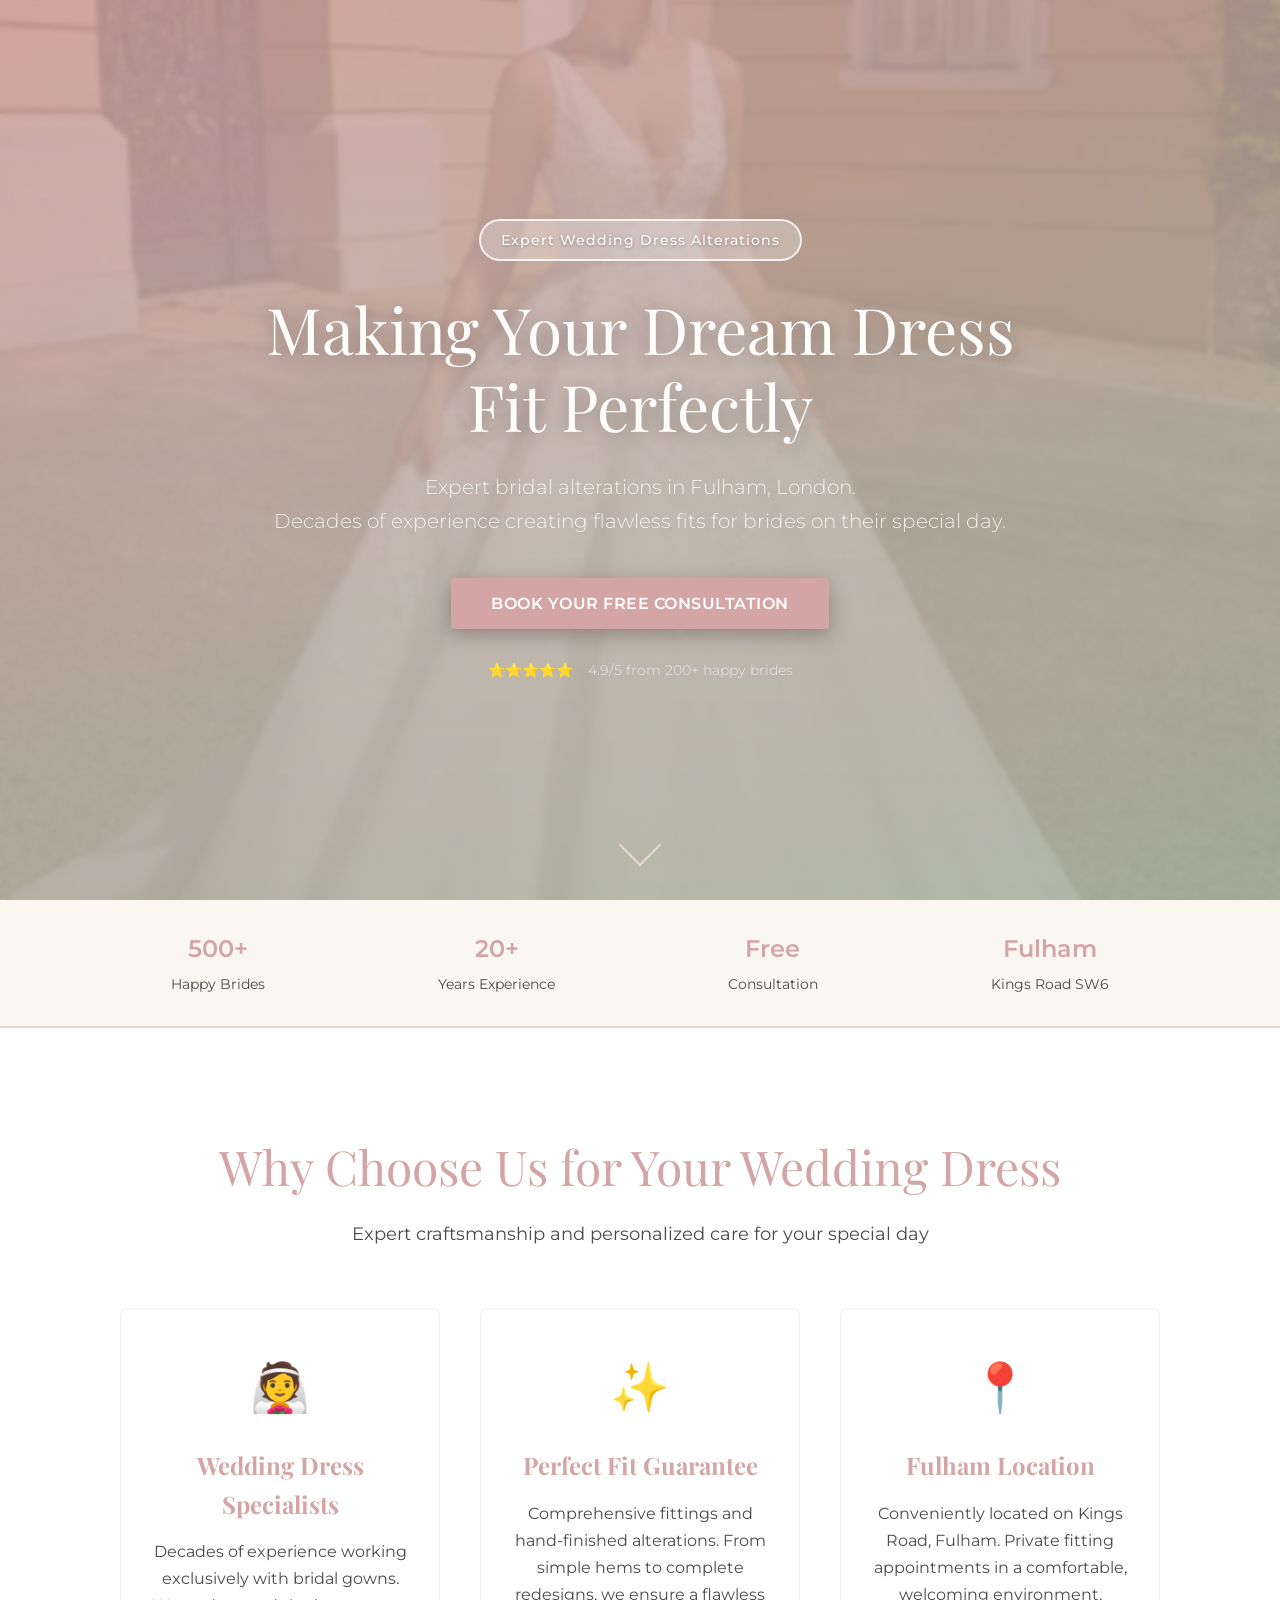
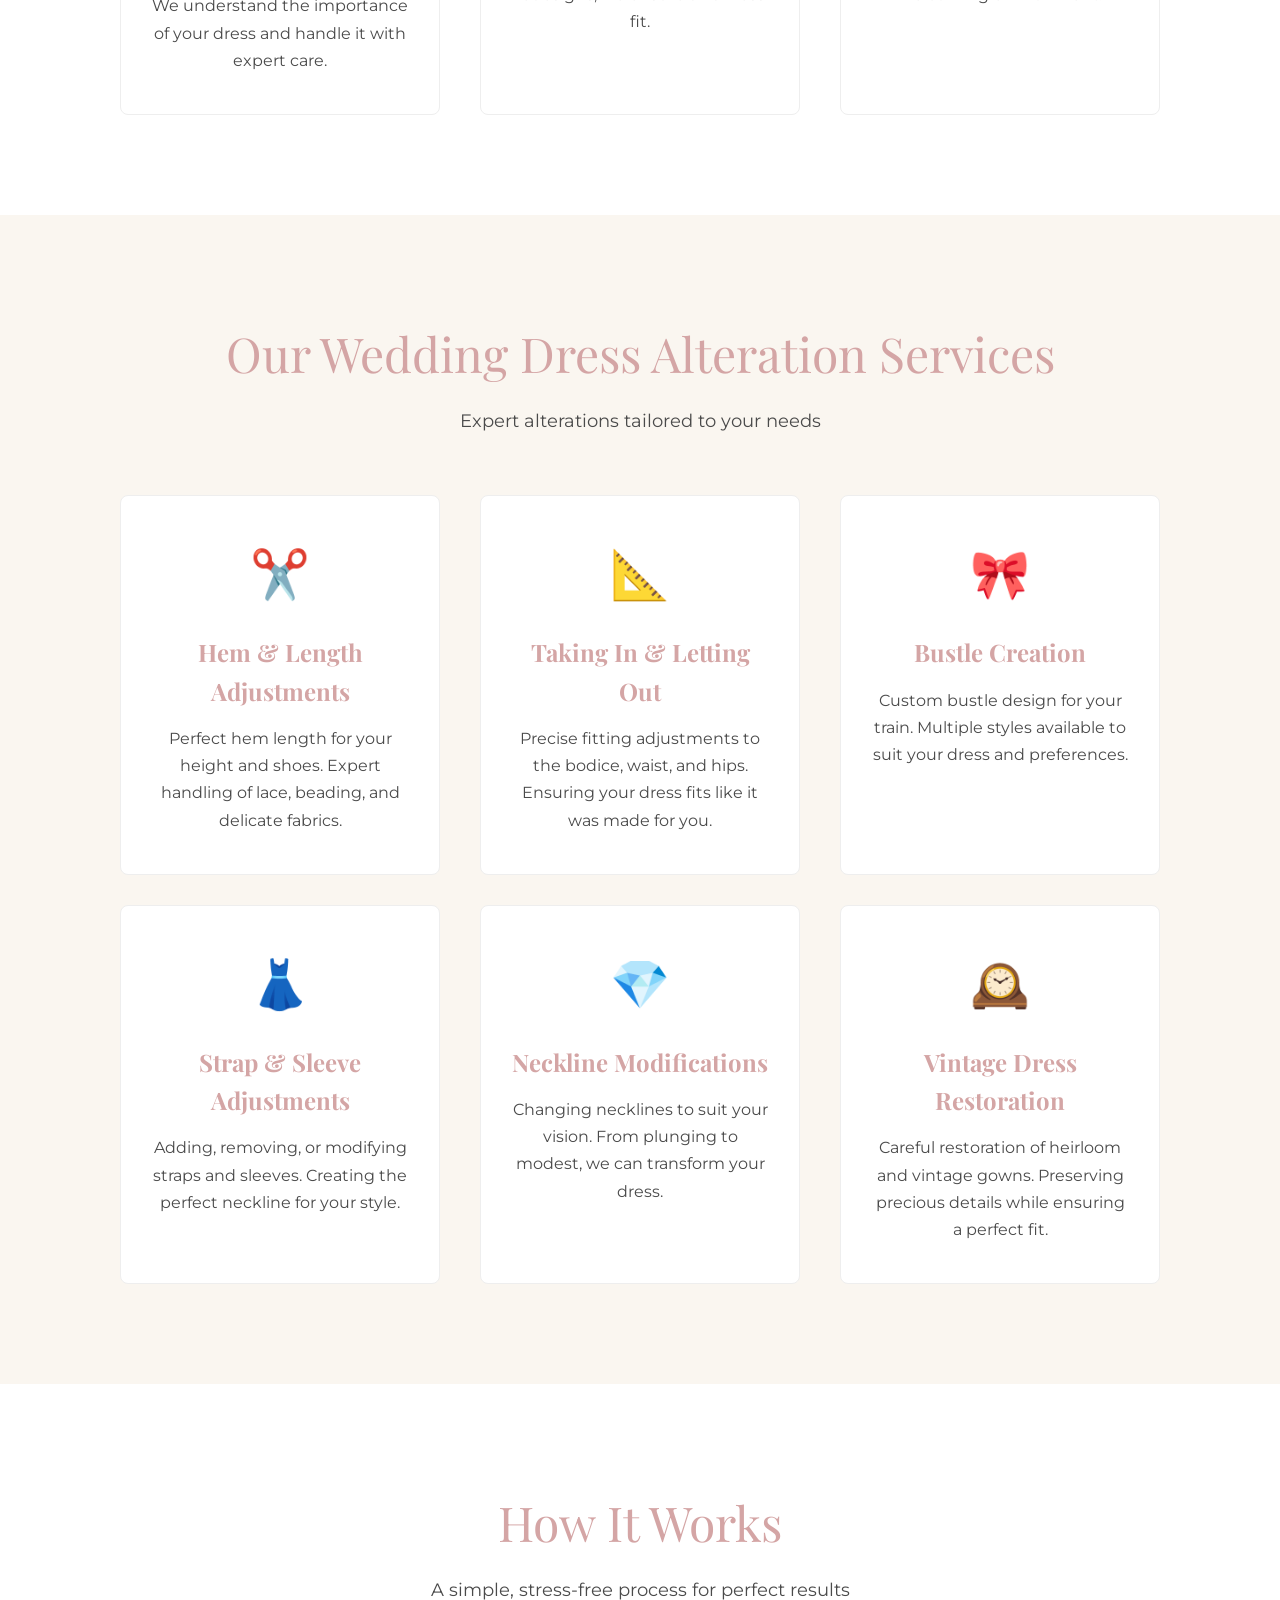
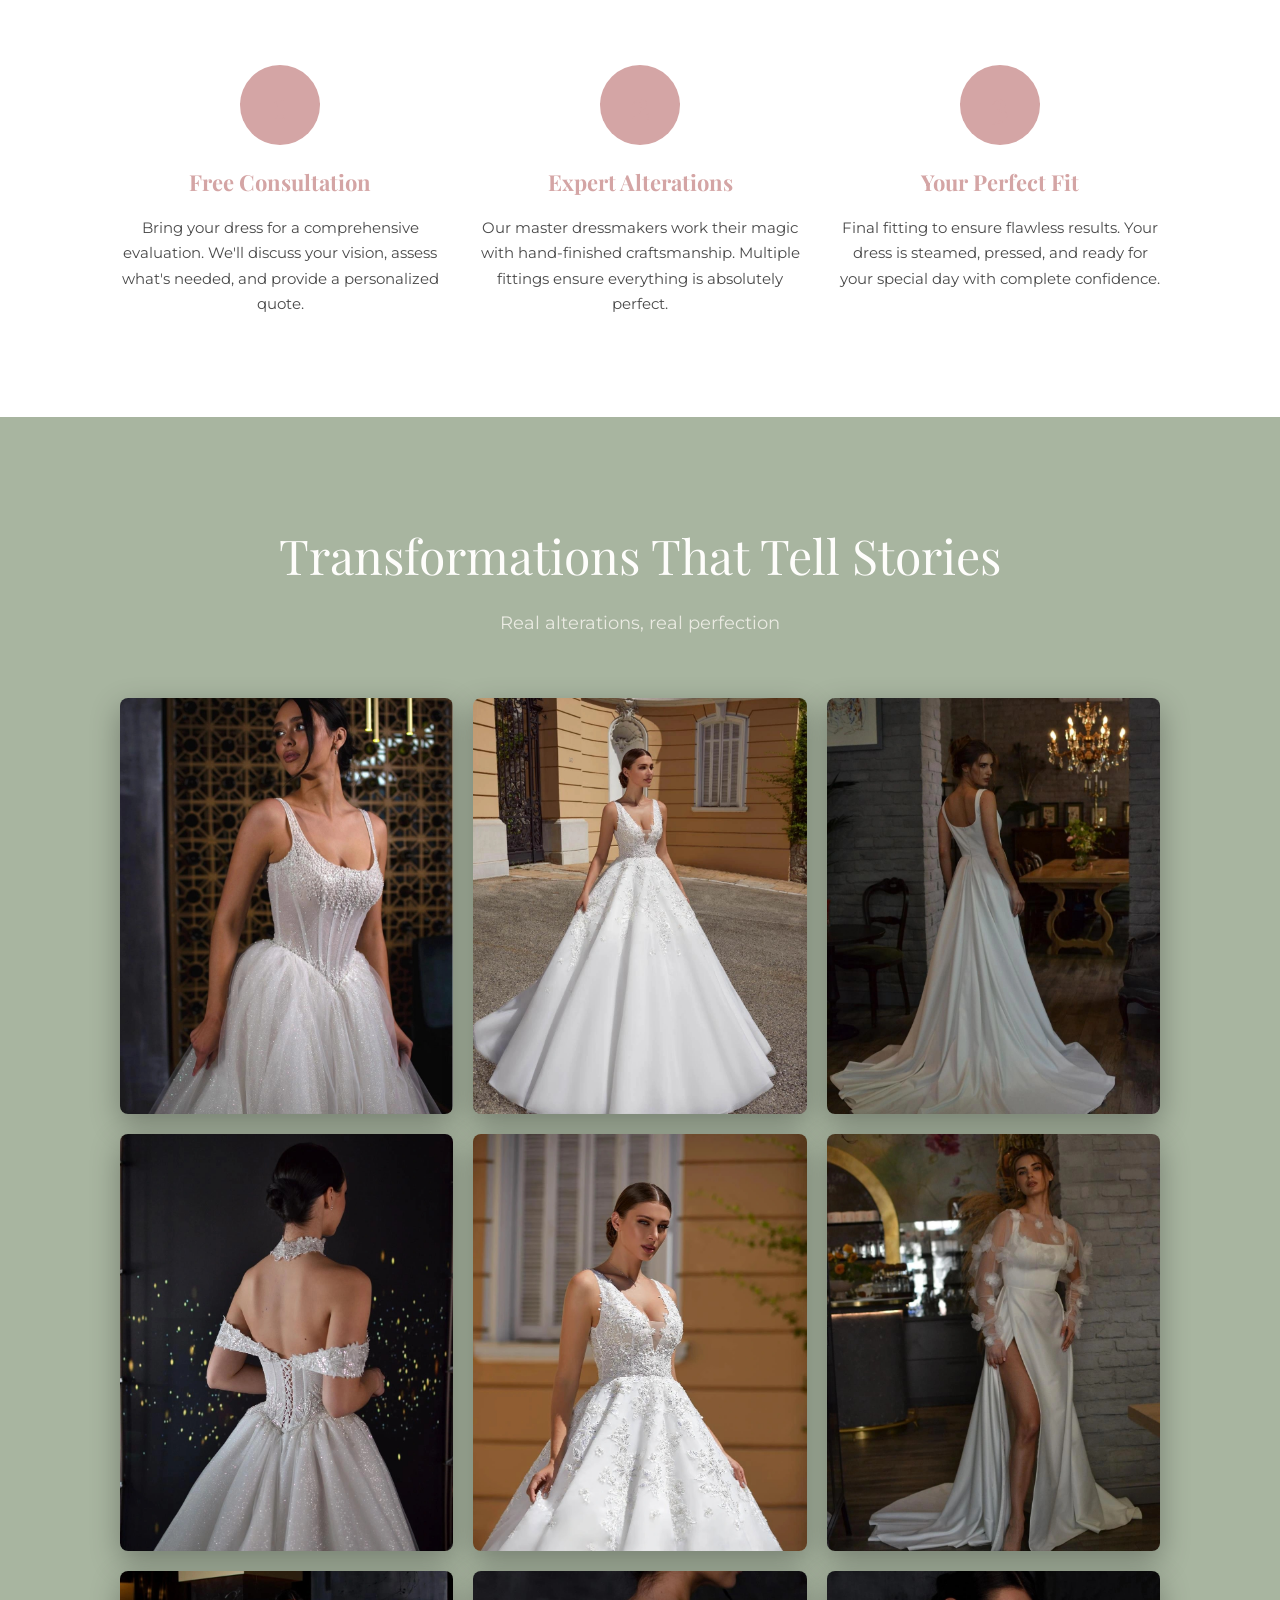
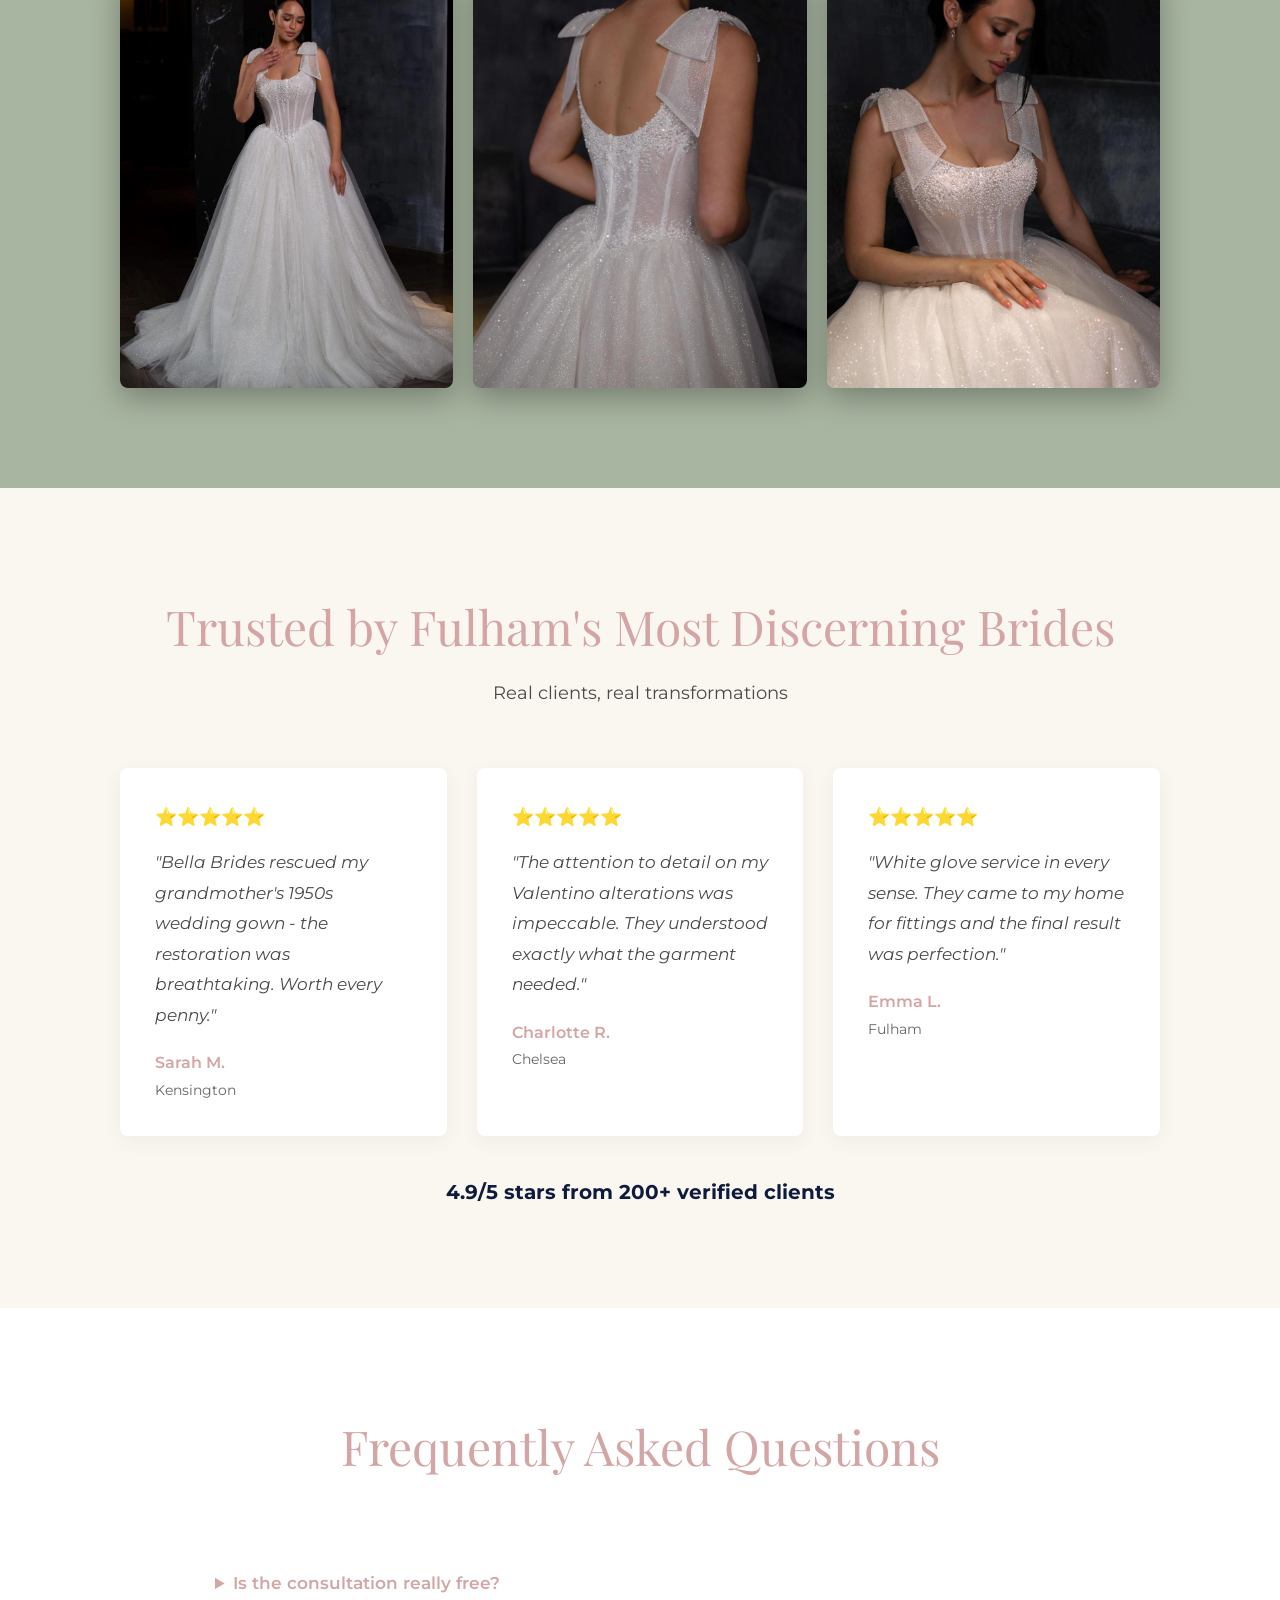
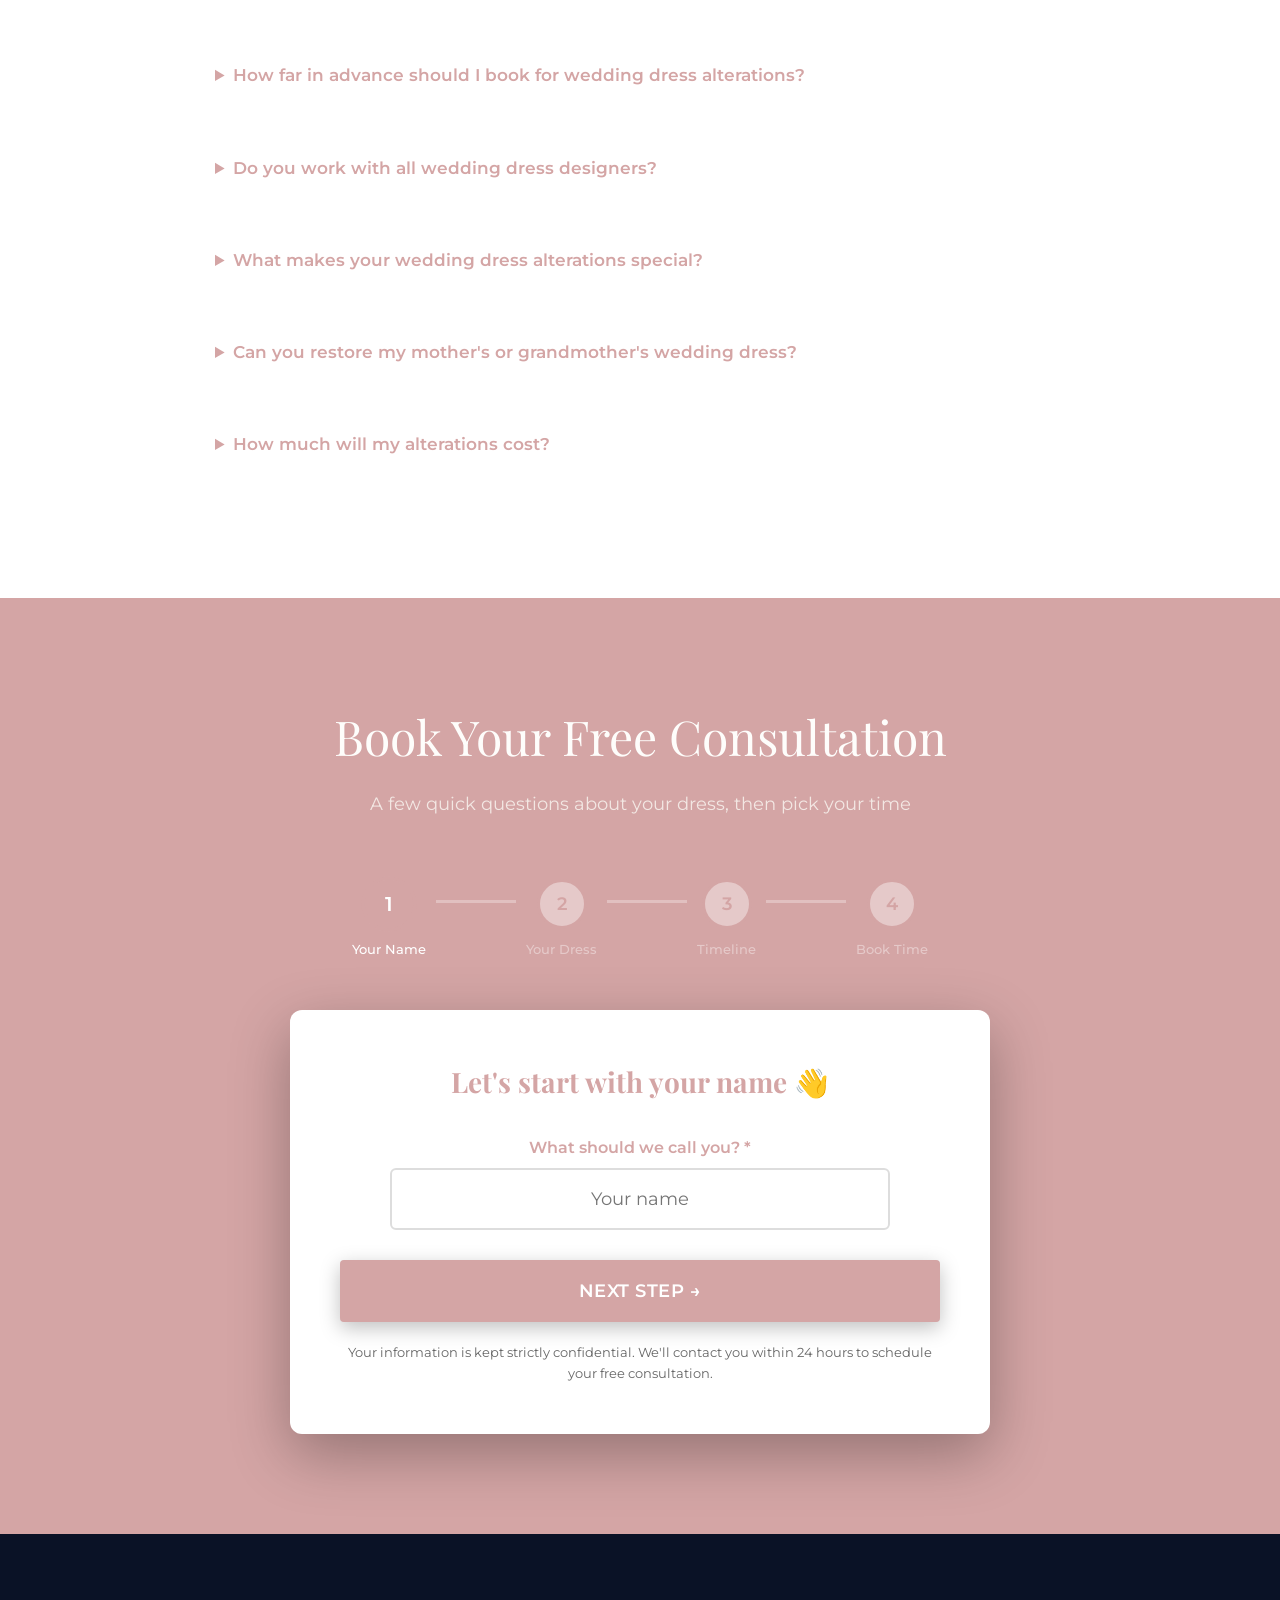
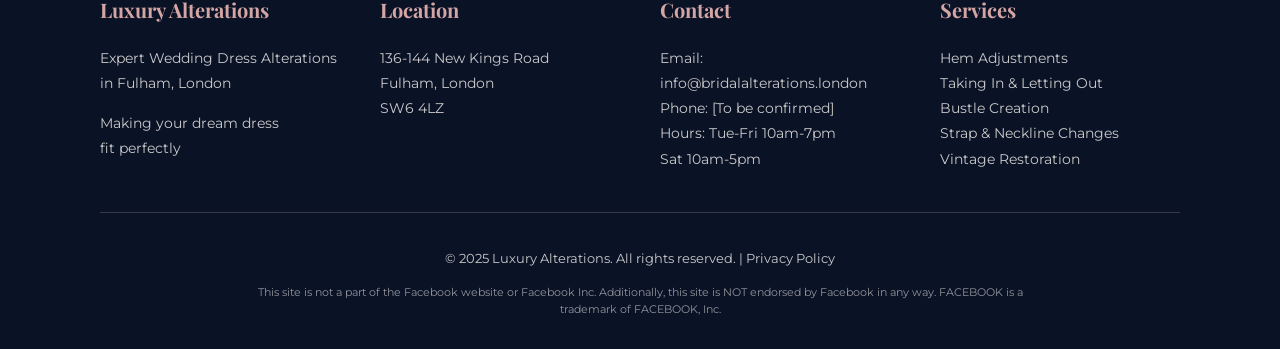
<file: index.html>
<!DOCTYPE html>
<html lang="en">
<head>
    <meta charset="UTF-8">
    <meta name="viewport" content="width=device-width, initial-scale=1.0">

    <!-- SEO Meta Tags -->
    <meta name="description" content="Expert wedding dress alterations in Fulham, London. Free consultation. Specializing in hem adjustments, taking in/out, bustle, straps, and vintage restoration. Based at 136-144 New Kings Road, SW6.">
    <meta name="keywords" content="wedding dress alterations, bridal alterations London, Fulham alterations, designer dress alterations, vintage dress restoration, wedding dress fitting">
    <meta name="author" content="Luxury Alterations">
    <title>Wedding Dress Alterations Fulham | Expert Bridal Fitting | Luxury Alterations</title>

    <!-- Open Graph / Facebook -->
    <meta property="og:type" content="website">
    <meta property="og:url" content="https://bridalalterations.london">
    <meta property="og:title" content="Wedding Dress Alterations Fulham | Expert Bridal Fitting">
    <meta property="og:description" content="Expert wedding dress alterations in Fulham, London. Free consultation for hem, bustle, fitting, and vintage restoration. Decades of bridal expertise.">
    <meta property="og:image" content="https://bridalalterations.london/Public/Images/hero.jpg">
    <meta property="og:image:width" content="1200">
    <meta property="og:image:height" content="630">
    <meta property="og:locale" content="en_GB">
    <meta property="og:site_name" content="Luxury Alterations">

    <!-- Twitter -->
    <meta property="twitter:card" content="summary_large_image">
    <meta property="twitter:url" content="https://bridalalterations.london">
    <meta property="twitter:title" content="Wedding Dress Alterations Fulham | Expert Bridal Fitting">
    <meta property="twitter:description" content="Expert wedding dress alterations in Fulham. Free consultation for hem, bustle, fitting, and vintage restoration.">
    <meta property="twitter:image" content="https://bridalalterations.london/Public/Images/hero.jpg">

    <!-- Canonical URL -->
    <link rel="canonical" href="https://bridalalterations.london">

    <!-- Fonts -->
    <link rel="preconnect" href="https://fonts.googleapis.com">
    <link rel="preconnect" href="https://fonts.gstatic.com" crossorigin>
    <link href="https://fonts.googleapis.com/css2?family=Playfair+Display:wght@400;600;700&family=Montserrat:wght@300;400;500;600;700&display=swap" rel="stylesheet">

    <link rel="stylesheet" href="styles.css">

    <!-- Meta Pixel Code -->
    <script>
    !function(f,b,e,v,n,t,s)
    {if(f.fbq)return;n=f.fbq=function(){n.callMethod?
    n.callMethod.apply(n,arguments):n.queue.push(arguments)};
    if(!f._fbq)f._fbq=n;n.push=n;n.loaded=!0;n.version='2.0';
    n.queue=[];t=b.createElement(e);t.async=!0;
    t.src=v;s=b.getElementsByTagName(e)[0];
    s.parentNode.insertBefore(t,s)}(window, document,'script',
    'https://connect.facebook.net/en_US/fbevents.js');
    fbq('init', '851810164179151');
    fbq('track', 'PageView');
    </script>
    <noscript><img height="1" width="1" style="display:none"
    src="https://www.facebook.com/tr?id=851810164179151&ev=PageView&noscript=1"
    /></noscript>
    <!-- End Meta Pixel Code -->

    <!-- JSON-LD Schema Markup -->
    <script type="application/ld+json">
    {
      "@context": "https://schema.org",
      "@type": "LocalBusiness",
      "name": "Luxury Alterations",
      "image": "https://bridalalterations.london/Public/Images/hero.jpg",
      "@id": "https://bridalalterations.london",
      "url": "https://bridalalterations.london",
      "telephone": "+44-XXX-XXX-XXXX",
      "email": "info@bridalalterations.london",
      "address": {
        "@type": "PostalAddress",
        "streetAddress": "136-144 New Kings Road",
        "addressLocality": "Fulham",
        "addressRegion": "London",
        "postalCode": "SW6 4LZ",
        "addressCountry": "GB"
      },
      "geo": {
        "@type": "GeoCoordinates",
        "latitude": 51.4755,
        "longitude": -0.1957
      },
      "openingHoursSpecification": [
        {
          "@type": "OpeningHoursSpecification",
          "dayOfWeek": ["Tuesday", "Wednesday", "Thursday", "Friday"],
          "opens": "10:00",
          "closes": "19:00"
        },
        {
          "@type": "OpeningHoursSpecification",
          "dayOfWeek": "Saturday",
          "opens": "10:00",
          "closes": "17:00"
        }
      ],
      "sameAs": [
        "https://www.instagram.com/luxuryalterations"
      ],
      "aggregateRating": {
        "@type": "AggregateRating",
        "ratingValue": "4.9",
        "reviewCount": "200"
      },
      "description": "Expert wedding dress alterations in Fulham, London. Specializing in hem adjustments, taking in/out, bustle, straps, neckline changes, and vintage dress restoration. Free consultation available."
    }
    </script>

    <script type="application/ld+json">
    {
      "@context": "https://schema.org",
      "@type": "Service",
      "serviceType": "Wedding Dress Alterations",
      "provider": {
        "@type": "LocalBusiness",
        "name": "Luxury Alterations"
      },
      "areaServed": {
        "@type": "City",
        "name": "London"
      },
      "description": "Professional wedding dress alteration services including hem adjustments, bustle creation, taking in or letting out, strap adjustments, neckline modifications, and vintage dress restoration."
    }
    </script>

    <script type="application/ld+json">
    {
      "@context": "https://schema.org",
      "@type": "FAQPage",
      "mainEntity": [
        {
          "@type": "Question",
          "name": "Is the consultation really free?",
          "acceptedAnswer": {
            "@type": "Answer",
            "text": "Yes, absolutely! Your initial consultation is completely free with no obligation. We'll examine your dress, discuss what you'd like to achieve, and provide a detailed quote for the work needed. This typically takes 30-45 minutes."
          }
        },
        {
          "@type": "Question",
          "name": "How far in advance should I book for wedding dress alterations?",
          "acceptedAnswer": {
            "@type": "Answer",
            "text": "We recommend booking 8-12 weeks before your wedding for the best experience. This allows time for multiple fittings and any adjustments needed. However, we can accommodate rush requests depending on our schedule."
          }
        },
        {
          "@type": "Question",
          "name": "Do you work with all wedding dress designers?",
          "acceptedAnswer": {
            "@type": "Answer",
            "text": "Yes! We have decades of experience working with all major bridal designers including Vera Wang, Pronovias, Maggie Sottero, and boutique designers. We also specialize in vintage and heirloom wedding gowns that require extra care."
          }
        },
        {
          "@type": "Question",
          "name": "What makes your wedding dress alterations special?",
          "acceptedAnswer": {
            "@type": "Answer",
            "text": "We specialize exclusively in bridal wear, so we understand the unique construction of wedding dresses. Every alteration is hand-finished with meticulous attention to detail, ensuring your dress fits perfectly and you feel confident on your special day."
          }
        },
        {
          "@type": "Question",
          "name": "Can you restore my mother's or grandmother's wedding dress?",
          "acceptedAnswer": {
            "@type": "Answer",
            "text": "Absolutely! Vintage and heirloom wedding dress restoration is one of our specialties. We treat these precious garments with the utmost care, preserving original details while ensuring a perfect modern fit. We can also carefully clean and restore delicate vintage fabrics and lace."
          }
        },
        {
          "@type": "Question",
          "name": "How much will my alterations cost?",
          "acceptedAnswer": {
            "@type": "Answer",
            "text": "Every wedding dress is unique, so we provide personalized quotes after examining your dress at the free consultation. Costs depend on the complexity of alterations needed, fabric type, and embellishments. We'll give you a clear, detailed quote with no hidden fees before any work begins."
          }
        }
      ]
    }
    </script>

    <script type="application/ld+json">
    {
      "@context": "https://schema.org",
      "@type": "BreadcrumbList",
      "itemListElement": [
        {
          "@type": "ListItem",
          "position": 1,
          "name": "Home",
          "item": "https://bridalalterations.london"
        },
        {
          "@type": "ListItem",
          "position": 2,
          "name": "Wedding Dress Alterations",
          "item": "https://bridalalterations.london#services"
        },
        {
          "@type": "ListItem",
          "position": 3,
          "name": "Book Consultation",
          "item": "https://bridalalterations.london#booking"
        }
      ]
    }
    </script>
</head>
<body>

    <!-- Hero Section -->
    <section class="hero" id="home">
        <div class="hero-overlay"></div>
        <div class="hero-content">
            <div class="hero-badge">Expert Wedding Dress Alterations</div>
            <h1 class="hero-title">Making Your Dream Dress<br>Fit Perfectly</h1>
            <p class="hero-subtitle">Expert bridal alterations in Fulham, London.<br>Decades of experience creating flawless fits for brides on their special day.</p>
            <button class="cta-button primary" onclick="scrollToForm()">Book Your Free Consultation</button>
            <div class="hero-trust">
                <span>⭐⭐⭐⭐⭐</span>
                <span>4.9/5 from 200+ happy brides</span>
            </div>
        </div>
        <div class="scroll-indicator">
            <div class="scroll-arrow"></div>
        </div>
    </section>

    <!-- Trust Bar -->
    <section class="trust-bar">
        <div class="container">
            <div class="trust-items">
                <div class="trust-item">
                    <strong>500+</strong>
                    <span>Happy Brides</span>
                </div>
                <div class="trust-item">
                    <strong>20+</strong>
                    <span>Years Experience</span>
                </div>
                <div class="trust-item">
                    <strong>Free</strong>
                    <span>Consultation</span>
                </div>
                <div class="trust-item">
                    <strong>Fulham</strong>
                    <span>Kings Road SW6</span>
                </div>
            </div>
        </div>
    </section>

    <!-- Value Propositions -->
    <section class="section-white" id="about">
        <div class="container">
            <div class="section-header">
                <h2>Why Choose Us for Your Wedding Dress</h2>
                <p>Expert craftsmanship and personalized care for your special day</p>
            </div>
            <div class="three-columns">
                <div class="value-card">
                    <div class="value-icon">👰</div>
                    <h3>Wedding Dress Specialists</h3>
                    <p>Decades of experience working exclusively with bridal gowns. We understand the importance of your dress and handle it with expert care.</p>
                </div>
                <div class="value-card">
                    <div class="value-icon">✨</div>
                    <h3>Perfect Fit Guarantee</h3>
                    <p>Comprehensive fittings and hand-finished alterations. From simple hems to complete redesigns, we ensure a flawless fit.</p>
                </div>
                <div class="value-card">
                    <div class="value-icon">📍</div>
                    <h3>Fulham Location</h3>
                    <p>Conveniently located on Kings Road, Fulham. Private fitting appointments in a comfortable, welcoming environment.</p>
                </div>
            </div>
        </div>
    </section>

    <!-- Services -->
    <section class="section-ivory" id="services">
        <div class="container">
            <div class="section-header">
                <h2>Our Wedding Dress Alteration Services</h2>
                <p>Expert alterations tailored to your needs</p>
            </div>
            <div class="three-columns">
                <div class="value-card">
                    <div class="value-icon">✂️</div>
                    <h3>Hem & Length Adjustments</h3>
                    <p>Perfect hem length for your height and shoes. Expert handling of lace, beading, and delicate fabrics.</p>
                </div>
                <div class="value-card">
                    <div class="value-icon">📐</div>
                    <h3>Taking In & Letting Out</h3>
                    <p>Precise fitting adjustments to the bodice, waist, and hips. Ensuring your dress fits like it was made for you.</p>
                </div>
                <div class="value-card">
                    <div class="value-icon">🎀</div>
                    <h3>Bustle Creation</h3>
                    <p>Custom bustle design for your train. Multiple styles available to suit your dress and preferences.</p>
                </div>
            </div>
            <div class="three-columns" style="margin-top: 30px;">
                <div class="value-card">
                    <div class="value-icon">👗</div>
                    <h3>Strap & Sleeve Adjustments</h3>
                    <p>Adding, removing, or modifying straps and sleeves. Creating the perfect neckline for your style.</p>
                </div>
                <div class="value-card">
                    <div class="value-icon">💎</div>
                    <h3>Neckline Modifications</h3>
                    <p>Changing necklines to suit your vision. From plunging to modest, we can transform your dress.</p>
                </div>
                <div class="value-card">
                    <div class="value-icon">🕰️</div>
                    <h3>Vintage Dress Restoration</h3>
                    <p>Careful restoration of heirloom and vintage gowns. Preserving precious details while ensuring a perfect fit.</p>
                </div>
            </div>
        </div>
    </section>

    <!-- Process -->
    <section class="section-white" id="process">
        <div class="container">
            <div class="section-header">
                <h2>How It Works</h2>
                <p>A simple, stress-free process for perfect results</p>
            </div>
            <div class="three-columns">
                <div class="process-step">
                    <div class="process-number">1</div>
                    <h4>Free Consultation</h4>
                    <p>Bring your dress for a comprehensive evaluation. We'll discuss your vision, assess what's needed, and provide a personalized quote.</p>
                </div>
                <div class="process-step">
                    <div class="process-number">2</div>
                    <h4>Expert Alterations</h4>
                    <p>Our master dressmakers work their magic with hand-finished craftsmanship. Multiple fittings ensure everything is absolutely perfect.</p>
                </div>
                <div class="process-step">
                    <div class="process-number">3</div>
                    <h4>Your Perfect Fit</h4>
                    <p>Final fitting to ensure flawless results. Your dress is steamed, pressed, and ready for your special day with complete confidence.</p>
                </div>
            </div>
        </div>
    </section>

    <!-- Gallery -->
    <section class="section-dark" id="gallery">
        <div class="container">
            <div class="section-header light">
                <h2>Transformations That Tell Stories</h2>
                <p>Real alterations, real perfection</p>
            </div>
            <div class="gallery-grid">
                <div class="gallery-item">
                    <img src="Public/Images/IMG-20250925-WA0000.jpg" alt="Wedding dress alteration" loading="lazy">
                </div>
                <div class="gallery-item">
                    <img src="Public/Images/hero.jpg" alt="Bridal gown fitting" loading="lazy">
                </div>
                <div class="gallery-item">
                    <img src="Public/Images/IMG-20250925-WA0002.jpg" alt="Designer dress alteration" loading="lazy">
                </div>
                <div class="gallery-item">
                    <img src="Public/Images/IMG-20250925-WA0003.jpg" alt="Wedding dress transformation" loading="lazy">
                </div>
                <div class="gallery-item">
                    <img src="Public/Images/IMG-20250925-WA0004.jpg" alt="Bridal alterations" loading="lazy">
                </div>
                <div class="gallery-item">
                    <img src="Public/Images/IMG-20250925-WA0005.jpg" alt="Evening wear alteration" loading="lazy">
                </div>
                <div class="gallery-item">
                    <img src="Public/Images/IMG-20250925-WA0006.jpg" alt="Vintage dress restoration" loading="lazy">
                </div>
                <div class="gallery-item">
                    <img src="Public/Images/IMG-20250925-WA0007.jpg" alt="Bridal gown perfection" loading="lazy">
                </div>
                <div class="gallery-item">
                    <img src="Public/Images/IMG-20250925-WA0008.jpg" alt="Designer alterations" loading="lazy">
                </div>
            </div>
        </div>
    </section>

    <!-- Testimonials -->
    <section class="section-ivory" id="testimonials">
        <div class="container">
            <div class="section-header">
                <h2>Trusted by Fulham's Most Discerning Brides</h2>
                <p>Real clients, real transformations</p>
            </div>
            <div class="testimonials-grid">
                <div class="testimonial-card">
                    <div class="testimonial-stars">⭐⭐⭐⭐⭐</div>
                    <blockquote>"Bella Brides rescued my grandmother's 1950s wedding gown - the restoration was breathtaking. Worth every penny."</blockquote>
                    <div class="testimonial-author">
                        <strong>Sarah M.</strong>
                        <span>Kensington</span>
                    </div>
                </div>
                <div class="testimonial-card">
                    <div class="testimonial-stars">⭐⭐⭐⭐⭐</div>
                    <blockquote>"The attention to detail on my Valentino alterations was impeccable. They understood exactly what the garment needed."</blockquote>
                    <div class="testimonial-author">
                        <strong>Charlotte R.</strong>
                        <span>Chelsea</span>
                    </div>
                </div>
                <div class="testimonial-card">
                    <div class="testimonial-stars">⭐⭐⭐⭐⭐</div>
                    <blockquote>"White glove service in every sense. They came to my home for fittings and the final result was perfection."</blockquote>
                    <div class="testimonial-author">
                        <strong>Emma L.</strong>
                        <span>Fulham</span>
                    </div>
                </div>
            </div>
            <div style="text-align: center; margin-top: 40px;">
                <strong style="font-size: 20px; color: #0F1B3C;">4.9/5 stars from 200+ verified clients</strong>
            </div>
        </div>
    </section>

    <!-- FAQ -->
    <section class="section-white" id="faq">
        <div class="container">
            <div class="section-header">
                <h2>Frequently Asked Questions</h2>
            </div>
            <div class="faq-container">
                <details class="faq-item">
                    <summary>Is the consultation really free?</summary>
                    <p>Yes, absolutely! Your initial consultation is completely free with no obligation. We'll examine your dress, discuss what you'd like to achieve, and provide a detailed quote for the work needed. This typically takes 30-45 minutes.</p>
                </details>
                <details class="faq-item">
                    <summary>How far in advance should I book for wedding dress alterations?</summary>
                    <p>We recommend booking 8-12 weeks before your wedding for the best experience. This allows time for multiple fittings and any adjustments needed. However, we can accommodate rush requests depending on our schedule - just let us know your timeline.</p>
                </details>
                <details class="faq-item">
                    <summary>Do you work with all wedding dress designers?</summary>
                    <p>Yes! We have decades of experience working with all major bridal designers including Vera Wang, Pronovias, Maggie Sottero, and boutique designers. We also specialize in vintage and heirloom wedding gowns that require extra care.</p>
                </details>
                <details class="faq-item">
                    <summary>What makes your wedding dress alterations special?</summary>
                    <p>We specialize exclusively in bridal wear, so we understand the unique construction of wedding dresses. Every alteration is hand-finished with meticulous attention to detail, ensuring your dress fits perfectly and you feel confident on your special day.</p>
                </details>
                <details class="faq-item">
                    <summary>Can you restore my mother's or grandmother's wedding dress?</summary>
                    <p>Absolutely! Vintage and heirloom wedding dress restoration is one of our specialties. We treat these precious garments with the utmost care, preserving original details while ensuring a perfect modern fit. We can also carefully clean and restore delicate vintage fabrics and lace.</p>
                </details>
                <details class="faq-item">
                    <summary>How much will my alterations cost?</summary>
                    <p>Every wedding dress is unique, so we provide personalized quotes after examining your dress at the free consultation. Costs depend on the complexity of alterations needed, fabric type, and embellishments. We'll give you a clear, detailed quote with no hidden fees before any work begins.</p>
                </details>
            </div>
        </div>
    </section>

    <!-- Booking Form -->
    <section class="section-form" id="booking">
        <div class="container">
            <div class="section-header light">
                <h2>Book Your Free Consultation</h2>
                <p>A few quick questions about your dress, then pick your time</p>
            </div>
            <div class="form-container">
                <!-- Progress Indicator -->
                <div class="progress-indicator">
                    <div class="progress-step active" data-step="1">
                        <div class="progress-circle">1</div>
                        <div class="progress-label">Your Name</div>
                    </div>
                    <div class="progress-line"></div>
                    <div class="progress-step" data-step="2">
                        <div class="progress-circle">2</div>
                        <div class="progress-label">Your Dress</div>
                    </div>
                    <div class="progress-line"></div>
                    <div class="progress-step" data-step="3">
                        <div class="progress-circle">3</div>
                        <div class="progress-label">Timeline</div>
                    </div>
                    <div class="progress-line"></div>
                    <div class="progress-step" data-step="4">
                        <div class="progress-circle">4</div>
                        <div class="progress-label">Book Time</div>
                    </div>
                </div>

                <form id="bookingForm" class="booking-form multi-step-form">

                    <!-- Step 1: Your Name -->
                    <div class="form-step active" data-step="1">
                        <h3 class="step-title">Let's start with your name 👋</h3>
                        <div class="form-group centered-input">
                            <label for="fullName">What should we call you? *</label>
                            <input type="text" id="fullName" name="fullName" placeholder="Your name" required>
                        </div>
                        <button type="button" class="cta-button primary large step-next">Next Step →</button>
                    </div>

                    <!-- Step 2: About Your Dress -->
                    <div class="form-step" data-step="2">
                        <h3 class="step-title">Tell us about your dress 👰</h3>

                        <div class="form-group">
                            <label for="dressDesigner">Dress Designer/Brand (optional)</label>
                            <input type="text" id="dressDesigner" name="dressDesigner" placeholder="e.g., Pronovias, Vera Wang, vintage, high street">
                        </div>

                        <div class="form-group">
                            <label>What alterations do you need? *</label>
                            <div class="alteration-checkboxes">
                                <label class="checkbox-card">
                                    <input type="checkbox" name="alterations" value="hem">
                                    <span class="checkbox-content">
                                        <span class="checkbox-icon">✂️</span>
                                        <span class="checkbox-text">Hem/Length</span>
                                    </span>
                                </label>
                                <label class="checkbox-card">
                                    <input type="checkbox" name="alterations" value="taking-in">
                                    <span class="checkbox-content">
                                        <span class="checkbox-icon">📐</span>
                                        <span class="checkbox-text">Taking In/Out</span>
                                    </span>
                                </label>
                                <label class="checkbox-card">
                                    <input type="checkbox" name="alterations" value="bustle">
                                    <span class="checkbox-content">
                                        <span class="checkbox-icon">🎀</span>
                                        <span class="checkbox-text">Bustle</span>
                                    </span>
                                </label>
                                <label class="checkbox-card">
                                    <input type="checkbox" name="alterations" value="straps">
                                    <span class="checkbox-content">
                                        <span class="checkbox-icon">👗</span>
                                        <span class="checkbox-text">Straps/Sleeves</span>
                                    </span>
                                </label>
                                <label class="checkbox-card">
                                    <input type="checkbox" name="alterations" value="neckline">
                                    <span class="checkbox-content">
                                        <span class="checkbox-icon">💎</span>
                                        <span class="checkbox-text">Neckline</span>
                                    </span>
                                </label>
                                <label class="checkbox-card">
                                    <input type="checkbox" name="alterations" value="vintage">
                                    <span class="checkbox-content">
                                        <span class="checkbox-icon">🕰️</span>
                                        <span class="checkbox-text">Vintage Restore</span>
                                    </span>
                                </label>
                            </div>
                        </div>

                        <div class="form-group">
                            <label for="additionalInfo">Additional details (optional)</label>
                            <textarea id="additionalInfo" name="additionalInfo" rows="3" placeholder="Any special requests or details about your dress..."></textarea>
                        </div>

                        <div class="step-buttons">
                            <button type="button" class="cta-button secondary step-prev">← Back</button>
                            <button type="button" class="cta-button primary large step-next">Next Step →</button>
                        </div>
                    </div>

                    <!-- Step 3: Timeline -->
                    <div class="form-step" data-step="3">
                        <h3 class="step-title">When do you need your dress ready? ⏰</h3>

                        <div class="form-group">
                            <div class="timeline-buttons">
                                <label class="timeline-card">
                                    <input type="radio" name="timeline" value="urgent" required>
                                    <span class="timeline-content">
                                        <span class="timeline-period">< 2 weeks</span>
                                        <span class="timeline-label">Rush!</span>
                                    </span>
                                </label>
                                <label class="timeline-card">
                                    <input type="radio" name="timeline" value="tight" required>
                                    <span class="timeline-content">
                                        <span class="timeline-period">2-4 weeks</span>
                                        <span class="timeline-label">Tight</span>
                                    </span>
                                </label>
                                <label class="timeline-card">
                                    <input type="radio" name="timeline" value="good" required>
                                    <span class="timeline-content">
                                        <span class="timeline-period">1-2 months</span>
                                        <span class="timeline-label">Good</span>
                                    </span>
                                </label>
                                <label class="timeline-card">
                                    <input type="radio" name="timeline" value="ideal" required>
                                    <span class="timeline-content">
                                        <span class="timeline-period">2-3 months</span>
                                        <span class="timeline-label">Ideal ✨</span>
                                    </span>
                                </label>
                                <label class="timeline-card">
                                    <input type="radio" name="timeline" value="plenty" required>
                                    <span class="timeline-content">
                                        <span class="timeline-period">3+ months</span>
                                        <span class="timeline-label">Plenty</span>
                                    </span>
                                </label>
                            </div>
                        </div>

                        <div class="step-buttons">
                            <button type="button" class="cta-button secondary step-prev">← Back</button>
                            <button type="button" class="cta-button primary large step-next">Pick Your Time →</button>
                        </div>
                    </div>

                    <!-- Step 4: Calendar Booking -->
                    <div class="form-step" data-step="4">
                        <h3 class="step-title">Pick a time that works for you 📅</h3>

                        <!-- GHL Calendar Embed -->
                        <div class="calendar-embed-container">
                            <iframe src="https://link.grantosullivan.com/widget/booking/433m6RWt2cvdbb8FeTqS" style="width: 100%;border:none;overflow: hidden;" scrolling="no" id="433m6RWt2cvdbb8FeTqS_1759416380858"></iframe>
                            <script src="https://link.grantosullivan.com/js/form_embed.js" type="text/javascript"></script>
                        </div>

                        <div class="step-buttons">
                            <button type="button" class="cta-button secondary step-prev">← Back</button>
                        </div>
                    </div>

                    <p class="form-disclaimer">
                        Your information is kept strictly confidential. We'll contact you within 24 hours to schedule your free consultation.
                    </p>
                </form>
            </div>
        </div>
    </section>

    <!-- Footer -->
    <footer class="footer">
        <div class="container">
            <div class="footer-content">
                <div class="footer-section">
                    <h4>Luxury Alterations</h4>
                    <p>Expert Wedding Dress Alterations<br>in Fulham, London</p>
                    <p style="margin-top: 15px; font-size: 14px;">
                        Making your dream dress<br>fit perfectly
                    </p>
                </div>
                <div class="footer-section">
                    <h4>Location</h4>
                    <p>136-144 New Kings Road<br>Fulham, London<br>SW6 4LZ</p>
                </div>
                <div class="footer-section">
                    <h4>Contact</h4>
                    <p>Email: info@bridalalterations.london<br>Phone: [To be confirmed]<br>Hours: Tue-Fri 10am-7pm<br>Sat 10am-5pm</p>
                </div>
                <div class="footer-section">
                    <h4>Services</h4>
                    <p>Hem Adjustments<br>Taking In & Letting Out<br>Bustle Creation<br>Strap & Neckline Changes<br>Vintage Restoration</p>
                </div>
            </div>
            <div class="footer-bottom">
                <p style="margin-bottom: 15px;">
                    &copy; 2025 Luxury Alterations. All rights reserved. |
                    <a href="privacy.html" style="color: rgba(250, 247, 242, 0.8); text-decoration: none;">Privacy Policy</a>
                </p>
                <p style="font-size: 11px; opacity: 0.7; line-height: 1.6; max-width: 800px; margin: 0 auto;">
                    This site is not a part of the Facebook website or Facebook Inc. Additionally, this site is NOT endorsed by Facebook in any way. FACEBOOK is a trademark of FACEBOOK, Inc.
                </p>
            </div>
        </div>
    </footer>

    <script src="script.js"></script>
</body>
</html>
</file>
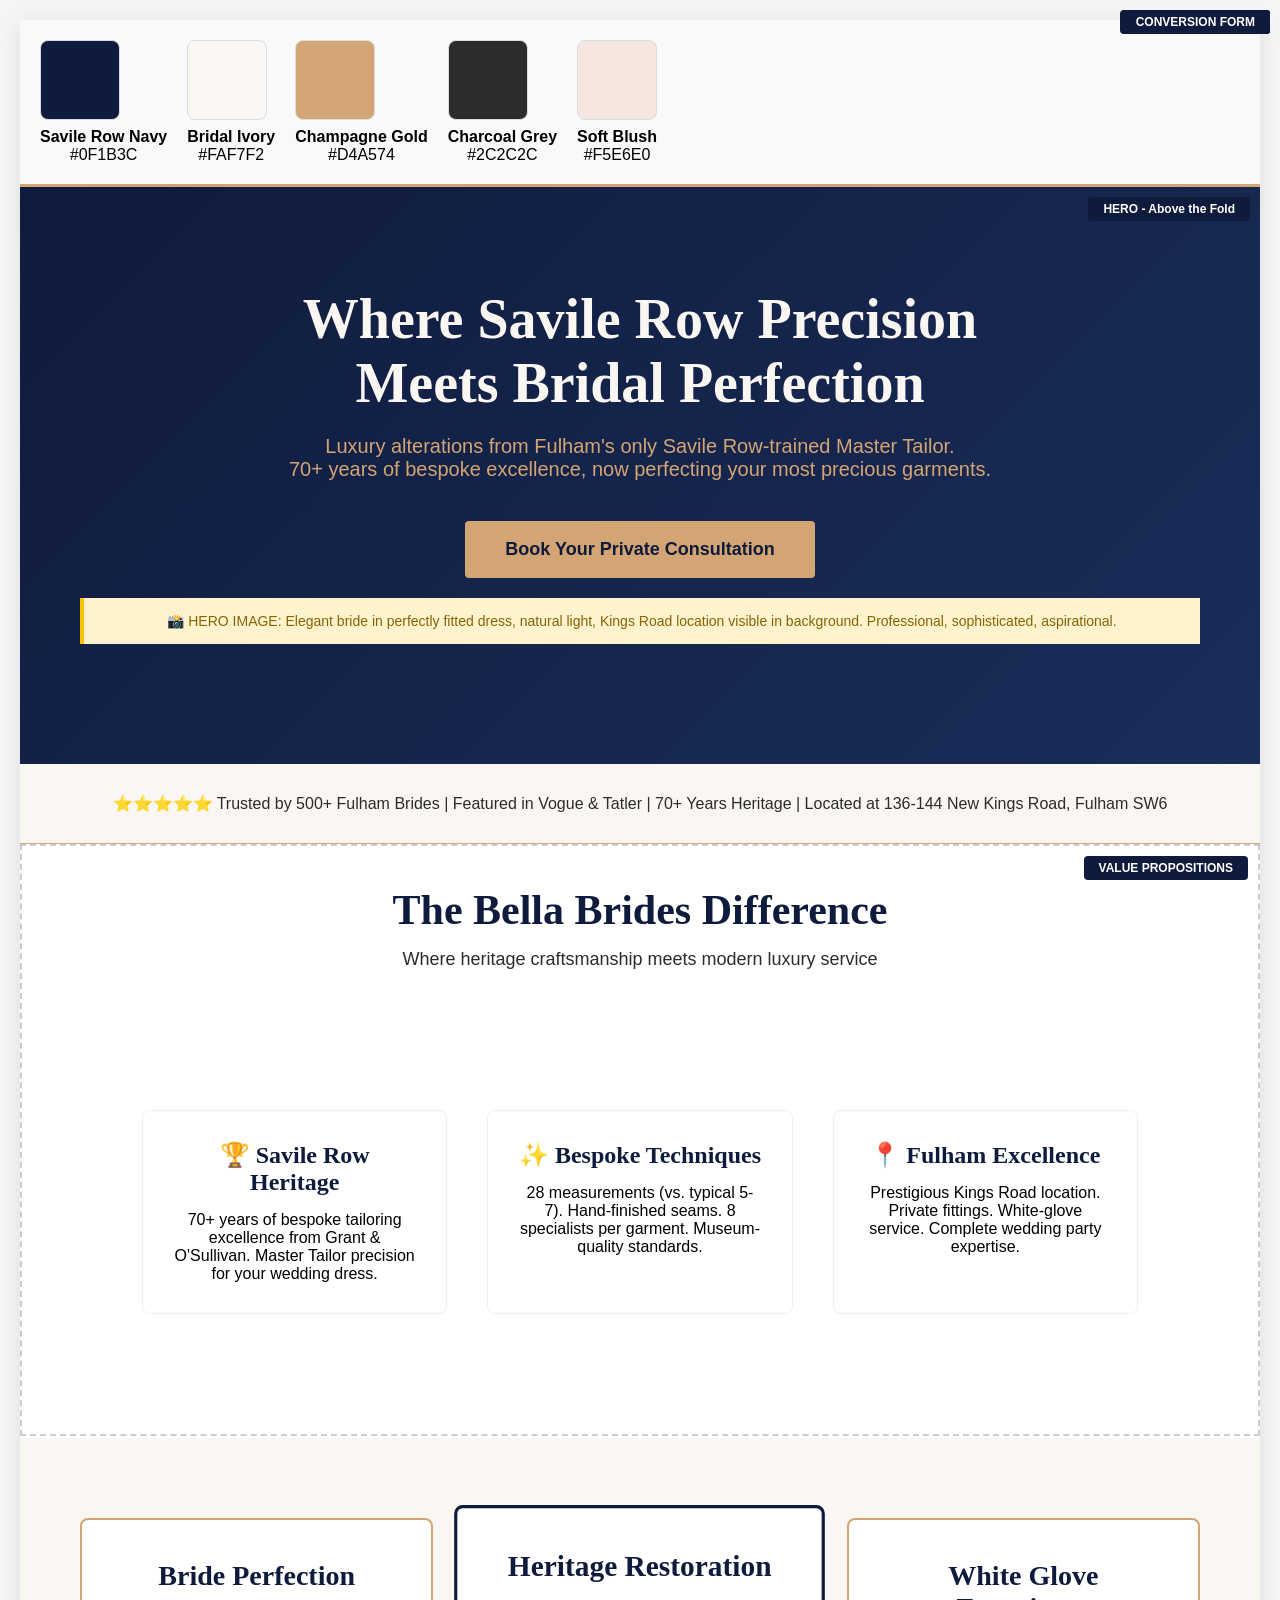
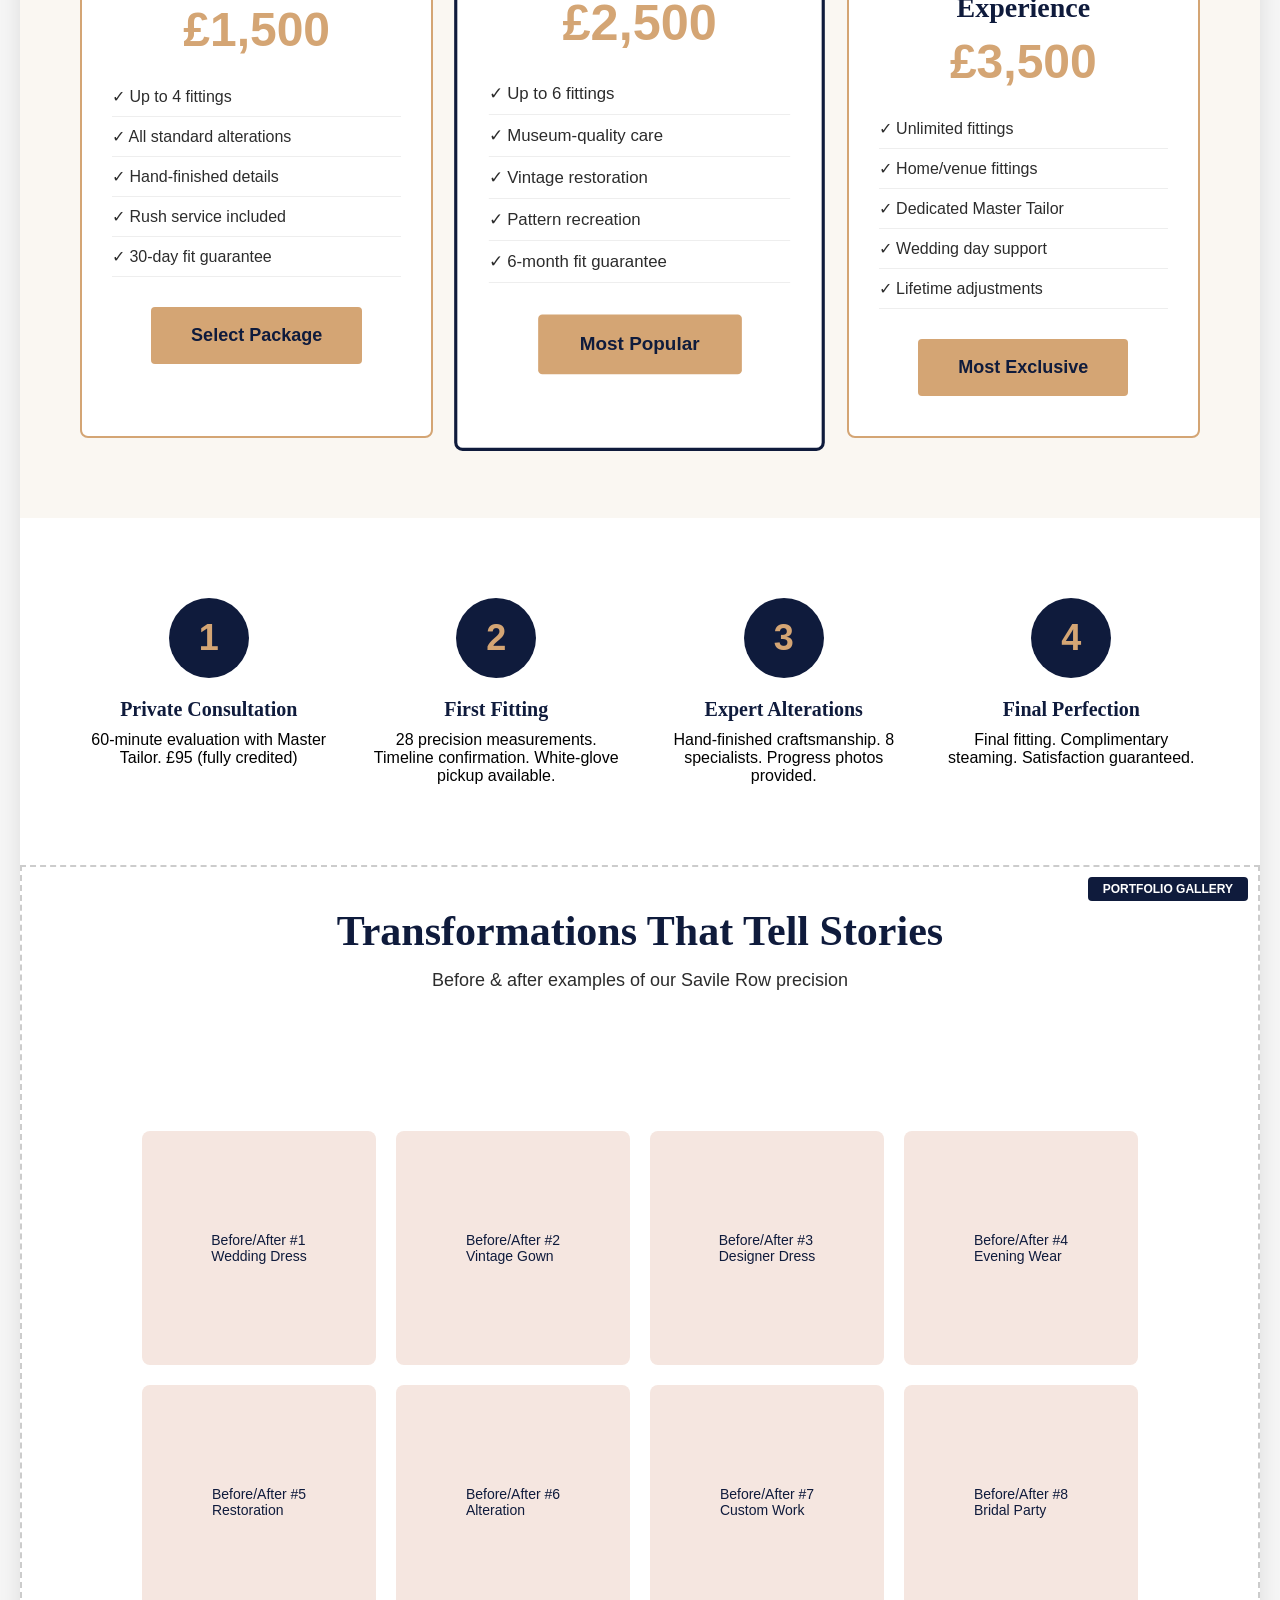
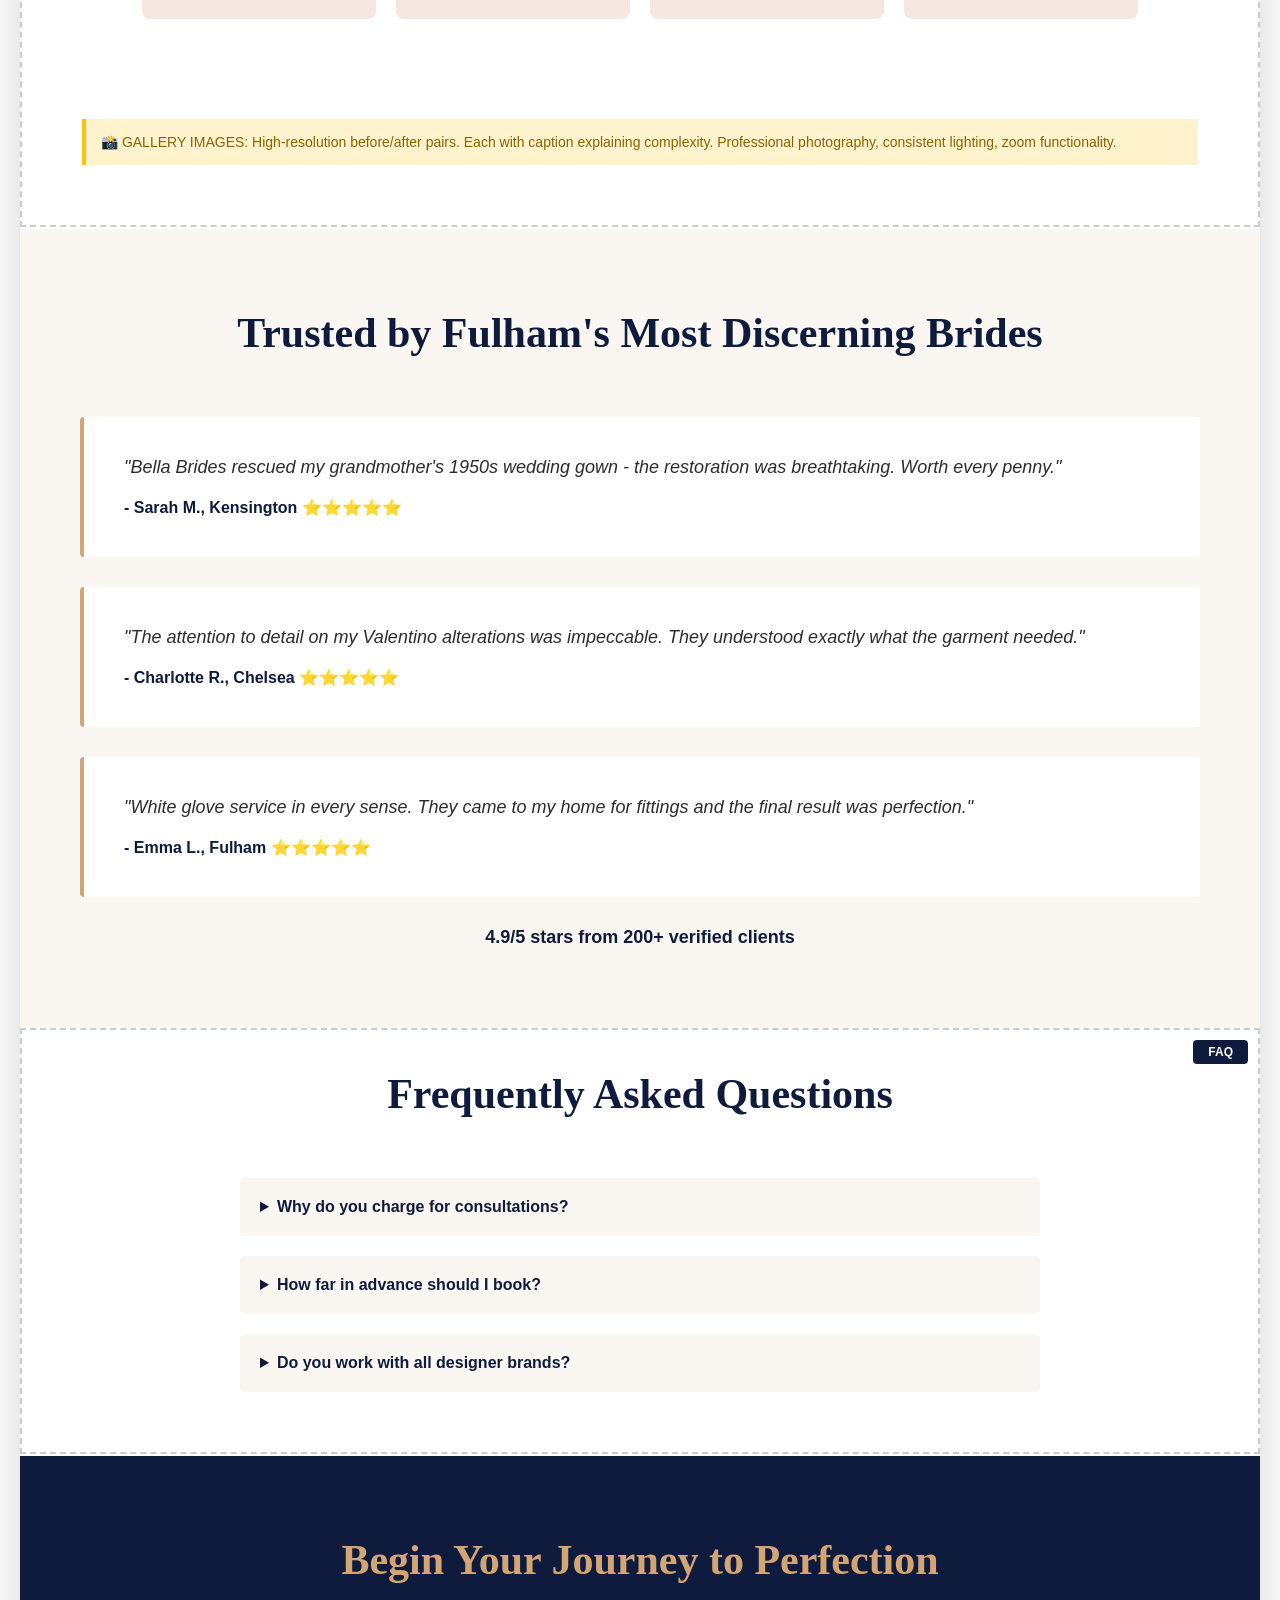
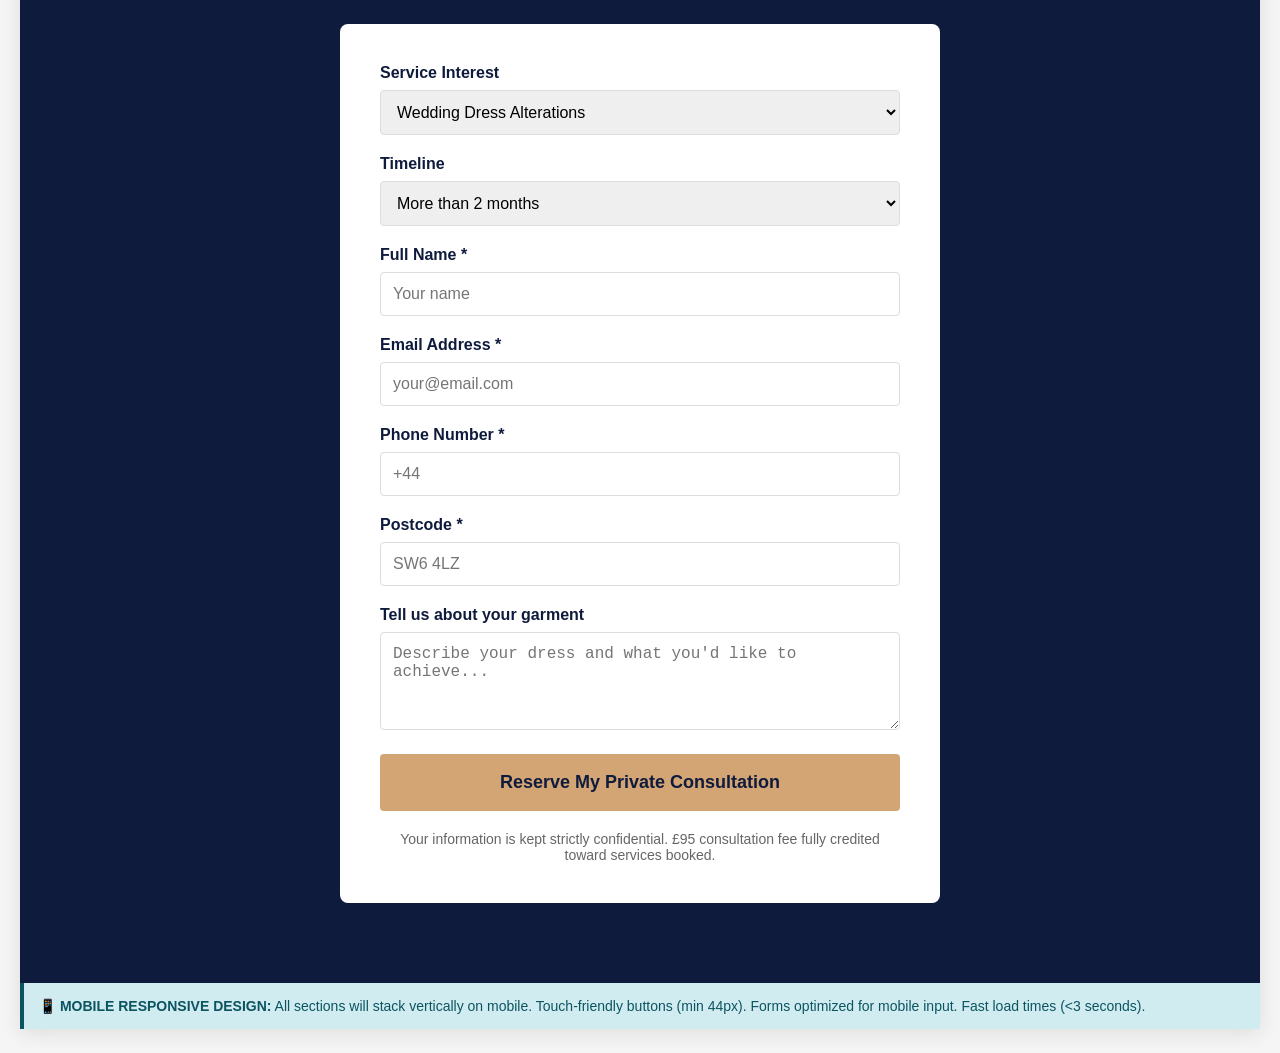
<file: mockup.html>
<!DOCTYPE html>
<html lang="en">
<head>
    <meta charset="UTF-8">
    <meta name="viewport" content="width=device-width, initial-scale=1.0">
    <title>Bella Brides Alterations - Wireframe Mockup</title>
    <style>
        * {
            margin: 0;
            padding: 0;
            box-sizing: border-box;
        }

        body {
            font-family: -apple-system, BlinkMacSystemFont, 'Segoe UI', Roboto, Oxygen, Ubuntu, Cantarell, sans-serif;
            background: #f5f5f5;
            padding: 20px;
        }

        .mockup-container {
            max-width: 1400px;
            margin: 0 auto;
            background: white;
            box-shadow: 0 4px 20px rgba(0,0,0,0.1);
        }

        /* Section Styling */
        .section {
            border: 2px dashed #ccc;
            padding: 40px 60px;
            margin-bottom: 2px;
            position: relative;
        }

        .section-label {
            position: absolute;
            top: 10px;
            right: 10px;
            background: #0F1B3C;
            color: white;
            padding: 5px 15px;
            border-radius: 4px;
            font-size: 12px;
            font-weight: 600;
        }

        /* Color Palette Reference */
        .color-palette {
            display: flex;
            gap: 20px;
            padding: 20px;
            background: #f9f9f9;
            border-bottom: 3px solid #D4A574;
        }

        .color-swatch {
            text-align: center;
        }

        .color-box {
            width: 80px;
            height: 80px;
            border-radius: 8px;
            margin-bottom: 8px;
            border: 1px solid #ddd;
        }

        /* Hero Section */
        .hero {
            background: linear-gradient(135deg, #0F1B3C 0%, #1a2d5a 100%);
            color: white;
            text-align: center;
            padding: 100px 60px;
            position: relative;
        }

        .hero h1 {
            font-family: 'Georgia', serif;
            font-size: 56px;
            margin-bottom: 20px;
            color: #FAF7F2;
        }

        .hero .subheadline {
            font-size: 20px;
            color: #D4A574;
            margin-bottom: 40px;
            max-width: 800px;
            margin-left: auto;
            margin-right: auto;
        }

        .cta-button {
            background: #D4A574;
            color: #0F1B3C;
            padding: 18px 40px;
            border: none;
            border-radius: 4px;
            font-size: 18px;
            font-weight: 600;
            cursor: pointer;
            display: inline-block;
        }

        /* Trust Bar */
        .trust-bar {
            background: #FAF7F2;
            padding: 30px 60px;
            text-align: center;
            border-bottom: 1px solid #D4A574;
        }

        .trust-bar p {
            font-size: 16px;
            color: #2C2C2C;
        }

        /* Three Column Layout */
        .three-columns {
            display: grid;
            grid-template-columns: repeat(3, 1fr);
            gap: 40px;
            padding: 80px 60px;
        }

        .column {
            text-align: center;
            padding: 30px;
            border: 1px solid #eee;
            border-radius: 8px;
        }

        .column h3 {
            font-family: 'Georgia', serif;
            font-size: 24px;
            color: #0F1B3C;
            margin-bottom: 15px;
        }

        /* Package Cards */
        .packages {
            display: grid;
            grid-template-columns: repeat(3, 1fr);
            gap: 30px;
            padding: 80px 60px;
            background: #FAF7F2;
        }

        .package-card {
            background: white;
            border: 2px solid #D4A574;
            border-radius: 8px;
            padding: 40px 30px;
            text-align: center;
        }

        .package-card.featured {
            border: 3px solid #0F1B3C;
            transform: scale(1.05);
        }

        .package-card h3 {
            font-family: 'Georgia', serif;
            font-size: 28px;
            color: #0F1B3C;
            margin-bottom: 10px;
        }

        .package-card .price {
            font-size: 48px;
            font-weight: 700;
            color: #D4A574;
            margin-bottom: 20px;
        }

        .package-card ul {
            list-style: none;
            text-align: left;
            margin-bottom: 30px;
        }

        .package-card li {
            padding: 10px 0;
            border-bottom: 1px solid #eee;
            color: #2C2C2C;
        }

        /* Gallery Grid */
        .gallery {
            display: grid;
            grid-template-columns: repeat(4, 1fr);
            gap: 20px;
            padding: 80px 60px;
        }

        .gallery-item {
            aspect-ratio: 1;
            background: #F5E6E0;
            border-radius: 8px;
            display: flex;
            align-items: center;
            justify-content: center;
            color: #0F1B3C;
            font-size: 14px;
        }

        /* Process Steps */
        .process {
            display: grid;
            grid-template-columns: repeat(4, 1fr);
            gap: 30px;
            padding: 80px 60px;
            background: white;
        }

        .process-step {
            text-align: center;
        }

        .process-step .step-number {
            width: 80px;
            height: 80px;
            background: #0F1B3C;
            color: #D4A574;
            border-radius: 50%;
            display: flex;
            align-items: center;
            justify-content: center;
            font-size: 36px;
            font-weight: 700;
            margin: 0 auto 20px;
        }

        .process-step h4 {
            font-family: 'Georgia', serif;
            font-size: 20px;
            color: #0F1B3C;
            margin-bottom: 10px;
        }

        /* Testimonials */
        .testimonials {
            padding: 80px 60px;
            background: #FAF7F2;
        }

        .testimonial-card {
            background: white;
            padding: 40px;
            border-left: 4px solid #D4A574;
            margin-bottom: 30px;
            border-radius: 4px;
        }

        .testimonial-card blockquote {
            font-style: italic;
            font-size: 18px;
            color: #2C2C2C;
            margin-bottom: 20px;
        }

        .testimonial-card .author {
            font-weight: 600;
            color: #0F1B3C;
        }

        /* Form Section */
        .form-section {
            padding: 80px 60px;
            background: #0F1B3C;
            color: white;
        }

        .form-section h2 {
            font-family: 'Georgia', serif;
            font-size: 42px;
            text-align: center;
            color: #D4A574;
            margin-bottom: 40px;
        }

        .booking-form {
            max-width: 600px;
            margin: 0 auto;
            background: white;
            padding: 40px;
            border-radius: 8px;
        }

        .form-group {
            margin-bottom: 20px;
        }

        .form-group label {
            display: block;
            color: #0F1B3C;
            font-weight: 600;
            margin-bottom: 8px;
        }

        .form-group input,
        .form-group select,
        .form-group textarea {
            width: 100%;
            padding: 12px;
            border: 1px solid #ddd;
            border-radius: 4px;
            font-size: 16px;
        }

        /* Section Headers */
        .section-header {
            text-align: center;
            margin-bottom: 60px;
        }

        .section-header h2 {
            font-family: 'Georgia', serif;
            font-size: 42px;
            color: #0F1B3C;
            margin-bottom: 15px;
        }

        .section-header p {
            font-size: 18px;
            color: #2C2C2C;
            max-width: 700px;
            margin: 0 auto;
        }

        /* Annotations */
        .annotation {
            background: #fff3cd;
            border-left: 4px solid #ffc107;
            padding: 15px;
            margin: 20px 0;
            font-size: 14px;
            color: #856404;
        }

        /* Mobile Note */
        .mobile-note {
            background: #d1ecf1;
            border-left: 4px solid #0c5460;
            padding: 15px;
            margin: 20px 0;
            font-size: 14px;
            color: #0c5460;
        }
    </style>
</head>
<body>
    <div class="mockup-container">

        <!-- Color Palette Reference -->
        <div class="color-palette">
            <div class="color-swatch">
                <div class="color-box" style="background: #0F1B3C;"></div>
                <div><strong>Savile Row Navy</strong><br>#0F1B3C</div>
            </div>
            <div class="color-swatch">
                <div class="color-box" style="background: #FAF7F2;"></div>
                <div><strong>Bridal Ivory</strong><br>#FAF7F2</div>
            </div>
            <div class="color-swatch">
                <div class="color-box" style="background: #D4A574;"></div>
                <div><strong>Champagne Gold</strong><br>#D4A574</div>
            </div>
            <div class="color-swatch">
                <div class="color-box" style="background: #2C2C2C;"></div>
                <div><strong>Charcoal Grey</strong><br>#2C2C2C</div>
            </div>
            <div class="color-swatch">
                <div class="color-box" style="background: #F5E6E0;"></div>
                <div><strong>Soft Blush</strong><br>#F5E6E0</div>
            </div>
        </div>

        <!-- SECTION 1: HERO -->
        <section class="hero">
            <span class="section-label">HERO - Above the Fold</span>
            <h1>Where Savile Row Precision<br>Meets Bridal Perfection</h1>
            <p class="subheadline">Luxury alterations from Fulham's only Savile Row-trained Master Tailor.<br>70+ years of bespoke excellence, now perfecting your most precious garments.</p>
            <button class="cta-button">Book Your Private Consultation</button>
            <div class="annotation">
                📸 HERO IMAGE: Elegant bride in perfectly fitted dress, natural light, Kings Road location visible in background. Professional, sophisticated, aspirational.
            </div>
        </section>

        <!-- SECTION 2: TRUST BAR -->
        <section class="trust-bar">
            <span class="section-label">TRUST BAR</span>
            <p>⭐⭐⭐⭐⭐ Trusted by 500+ Fulham Brides | Featured in Vogue & Tatler | 70+ Years Heritage | Located at 136-144 New Kings Road, Fulham SW6</p>
        </section>

        <!-- SECTION 3: WHY BELLA BRIDES -->
        <section class="section">
            <span class="section-label">VALUE PROPOSITIONS</span>
            <div class="section-header">
                <h2>The Bella Brides Difference</h2>
                <p>Where heritage craftsmanship meets modern luxury service</p>
            </div>
            <div class="three-columns">
                <div class="column">
                    <h3>🏆 Savile Row Heritage</h3>
                    <p>70+ years of bespoke tailoring excellence from Grant & O'Sullivan. Master Tailor precision for your wedding dress.</p>
                </div>
                <div class="column">
                    <h3>✨ Bespoke Techniques</h3>
                    <p>28 measurements (vs. typical 5-7). Hand-finished seams. 8 specialists per garment. Museum-quality standards.</p>
                </div>
                <div class="column">
                    <h3>📍 Fulham Excellence</h3>
                    <p>Prestigious Kings Road location. Private fittings. White-glove service. Complete wedding party expertise.</p>
                </div>
            </div>
        </section>

        <!-- SECTION 4: PACKAGES -->
        <section class="packages">
            <span class="section-label">PRICING PACKAGES</span>

            <div class="package-card">
                <h3>Bride Perfection</h3>
                <div class="price">£1,500</div>
                <ul>
                    <li>✓ Up to 4 fittings</li>
                    <li>✓ All standard alterations</li>
                    <li>✓ Hand-finished details</li>
                    <li>✓ Rush service included</li>
                    <li>✓ 30-day fit guarantee</li>
                </ul>
                <button class="cta-button">Select Package</button>
            </div>

            <div class="package-card featured">
                <h3>Heritage Restoration</h3>
                <div class="price">£2,500</div>
                <ul>
                    <li>✓ Up to 6 fittings</li>
                    <li>✓ Museum-quality care</li>
                    <li>✓ Vintage restoration</li>
                    <li>✓ Pattern recreation</li>
                    <li>✓ 6-month fit guarantee</li>
                </ul>
                <button class="cta-button">Most Popular</button>
            </div>

            <div class="package-card">
                <h3>White Glove Experience</h3>
                <div class="price">£3,500</div>
                <ul>
                    <li>✓ Unlimited fittings</li>
                    <li>✓ Home/venue fittings</li>
                    <li>✓ Dedicated Master Tailor</li>
                    <li>✓ Wedding day support</li>
                    <li>✓ Lifetime adjustments</li>
                </ul>
                <button class="cta-button">Most Exclusive</button>
            </div>
        </section>

        <!-- SECTION 5: PROCESS -->
        <section class="process">
            <span class="section-label">THE PROCESS</span>

            <div class="process-step">
                <div class="step-number">1</div>
                <h4>Private Consultation</h4>
                <p>60-minute evaluation with Master Tailor. £95 (fully credited)</p>
            </div>

            <div class="process-step">
                <div class="step-number">2</div>
                <h4>First Fitting</h4>
                <p>28 precision measurements. Timeline confirmation. White-glove pickup available.</p>
            </div>

            <div class="process-step">
                <div class="step-number">3</div>
                <h4>Expert Alterations</h4>
                <p>Hand-finished craftsmanship. 8 specialists. Progress photos provided.</p>
            </div>

            <div class="process-step">
                <div class="step-number">4</div>
                <h4>Final Perfection</h4>
                <p>Final fitting. Complimentary steaming. Satisfaction guaranteed.</p>
            </div>
        </section>

        <!-- SECTION 6: GALLERY -->
        <section class="section">
            <span class="section-label">PORTFOLIO GALLERY</span>
            <div class="section-header">
                <h2>Transformations That Tell Stories</h2>
                <p>Before & after examples of our Savile Row precision</p>
            </div>
            <div class="gallery">
                <div class="gallery-item">Before/After #1<br>Wedding Dress</div>
                <div class="gallery-item">Before/After #2<br>Vintage Gown</div>
                <div class="gallery-item">Before/After #3<br>Designer Dress</div>
                <div class="gallery-item">Before/After #4<br>Evening Wear</div>
                <div class="gallery-item">Before/After #5<br>Restoration</div>
                <div class="gallery-item">Before/After #6<br>Alteration</div>
                <div class="gallery-item">Before/After #7<br>Custom Work</div>
                <div class="gallery-item">Before/After #8<br>Bridal Party</div>
            </div>
            <div class="annotation">
                📸 GALLERY IMAGES: High-resolution before/after pairs. Each with caption explaining complexity. Professional photography, consistent lighting, zoom functionality.
            </div>
        </section>

        <!-- SECTION 7: TESTIMONIALS -->
        <section class="testimonials">
            <span class="section-label">SOCIAL PROOF</span>
            <div class="section-header">
                <h2>Trusted by Fulham's Most Discerning Brides</h2>
            </div>

            <div class="testimonial-card">
                <blockquote>"Bella Brides rescued my grandmother's 1950s wedding gown - the restoration was breathtaking. Worth every penny."</blockquote>
                <div class="author">- Sarah M., Kensington ⭐⭐⭐⭐⭐</div>
            </div>

            <div class="testimonial-card">
                <blockquote>"The attention to detail on my Valentino alterations was impeccable. They understood exactly what the garment needed."</blockquote>
                <div class="author">- Charlotte R., Chelsea ⭐⭐⭐⭐⭐</div>
            </div>

            <div class="testimonial-card">
                <blockquote>"White glove service in every sense. They came to my home for fittings and the final result was perfection."</blockquote>
                <div class="author">- Emma L., Fulham ⭐⭐⭐⭐⭐</div>
            </div>

            <div style="text-align: center; font-weight: 600; color: #0F1B3C; font-size: 18px;">
                4.9/5 stars from 200+ verified clients
            </div>
        </section>

        <!-- SECTION 8: FAQ -->
        <section class="section">
            <span class="section-label">FAQ</span>
            <div class="section-header">
                <h2>Frequently Asked Questions</h2>
            </div>

            <div style="max-width: 800px; margin: 0 auto;">
                <details style="margin-bottom: 20px; padding: 20px; background: #FAF7F2; border-radius: 4px;">
                    <summary style="font-weight: 600; cursor: pointer; color: #0F1B3C;">Why do you charge for consultations?</summary>
                    <p style="margin-top: 15px; color: #2C2C2C;">Our £95 consultation includes a comprehensive 60-minute evaluation with written recommendations and priority booking. This investment is fully credited toward your service.</p>
                </details>

                <details style="margin-bottom: 20px; padding: 20px; background: #FAF7F2; border-radius: 4px;">
                    <summary style="font-weight: 600; cursor: pointer; color: #0F1B3C;">How far in advance should I book?</summary>
                    <p style="margin-top: 15px; color: #2C2C2C;">We recommend 8-12 weeks before your wedding, though we offer rush services for tighter timelines.</p>
                </details>

                <details style="margin-bottom: 20px; padding: 20px; background: #FAF7F2; border-radius: 4px;">
                    <summary style="font-weight: 600; cursor: pointer; color: #0F1B3C;">Do you work with all designer brands?</summary>
                    <p style="margin-top: 15px; color: #2C2C2C;">Yes, we have extensive experience with Chanel, Hermès, Valentino, Vera Wang, and all luxury designers.</p>
                </details>
            </div>
        </section>

        <!-- SECTION 9: FINAL CTA / FORM -->
        <section class="form-section">
            <span class="section-label">CONVERSION FORM</span>
            <h2>Begin Your Journey to Perfection</h2>

            <div class="booking-form">
                <div class="form-group">
                    <label>Service Interest</label>
                    <select>
                        <option>Wedding Dress Alterations</option>
                        <option>Designer Garment Alterations</option>
                        <option>Vintage/Heirloom Restoration</option>
                        <option>Formal/Evening Wear</option>
                    </select>
                </div>

                <div class="form-group">
                    <label>Timeline</label>
                    <select>
                        <option>More than 2 months</option>
                        <option>1-2 months</option>
                        <option>2-4 weeks</option>
                        <option>Under 2 weeks (rush)</option>
                    </select>
                </div>

                <div class="form-group">
                    <label>Full Name *</label>
                    <input type="text" placeholder="Your name">
                </div>

                <div class="form-group">
                    <label>Email Address *</label>
                    <input type="email" placeholder="your@email.com">
                </div>

                <div class="form-group">
                    <label>Phone Number *</label>
                    <input type="tel" placeholder="+44">
                </div>

                <div class="form-group">
                    <label>Postcode *</label>
                    <input type="text" placeholder="SW6 4LZ">
                </div>

                <div class="form-group">
                    <label>Tell us about your garment</label>
                    <textarea rows="4" placeholder="Describe your dress and what you'd like to achieve..."></textarea>
                </div>

                <button class="cta-button" style="width: 100%;">Reserve My Private Consultation</button>

                <p style="text-align: center; margin-top: 20px; font-size: 14px; color: #666;">
                    Your information is kept strictly confidential. £95 consultation fee fully credited toward services booked.
                </p>
            </div>
        </section>

        <!-- MOBILE NOTE -->
        <div class="mobile-note" style="margin: 0; border-radius: 0;">
            <strong>📱 MOBILE RESPONSIVE DESIGN:</strong> All sections will stack vertically on mobile. Touch-friendly buttons (min 44px). Forms optimized for mobile input. Fast load times (&lt;3 seconds).
        </div>

    </div>
</body>
</html>
</file>
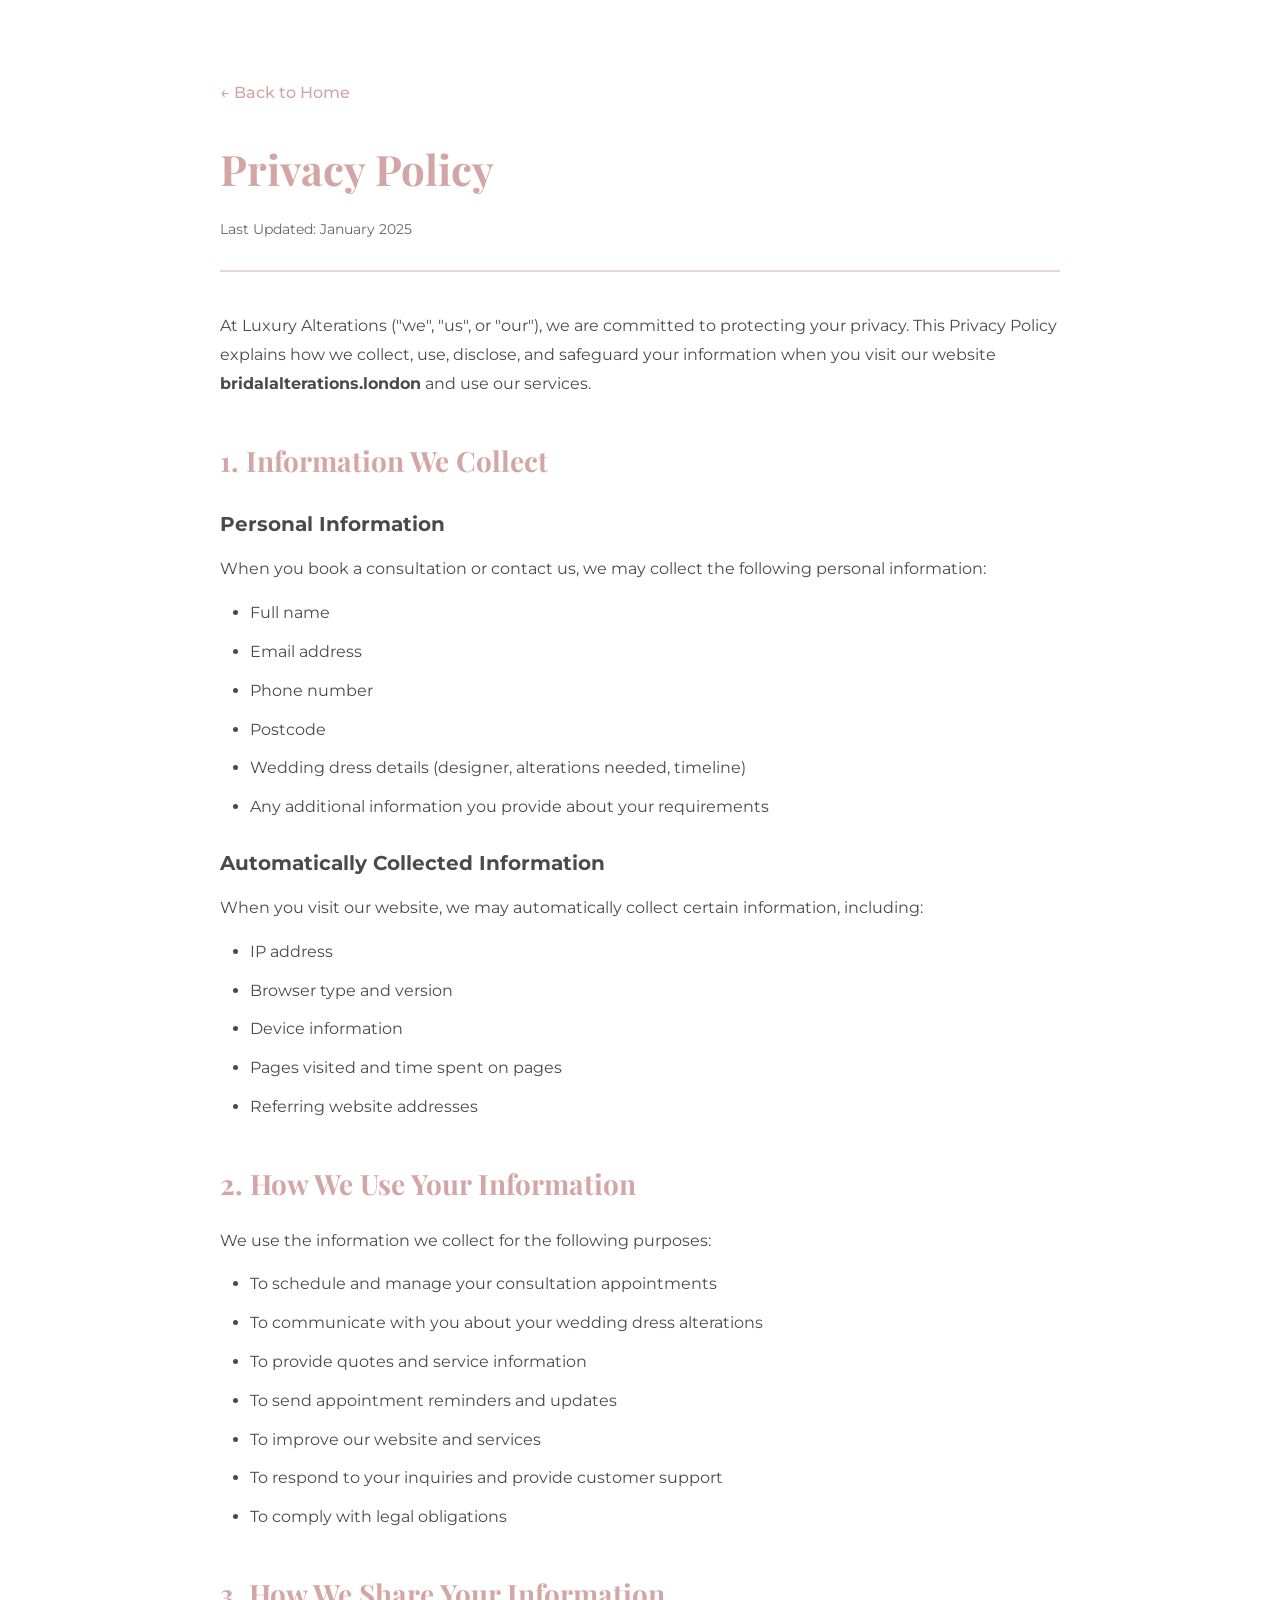
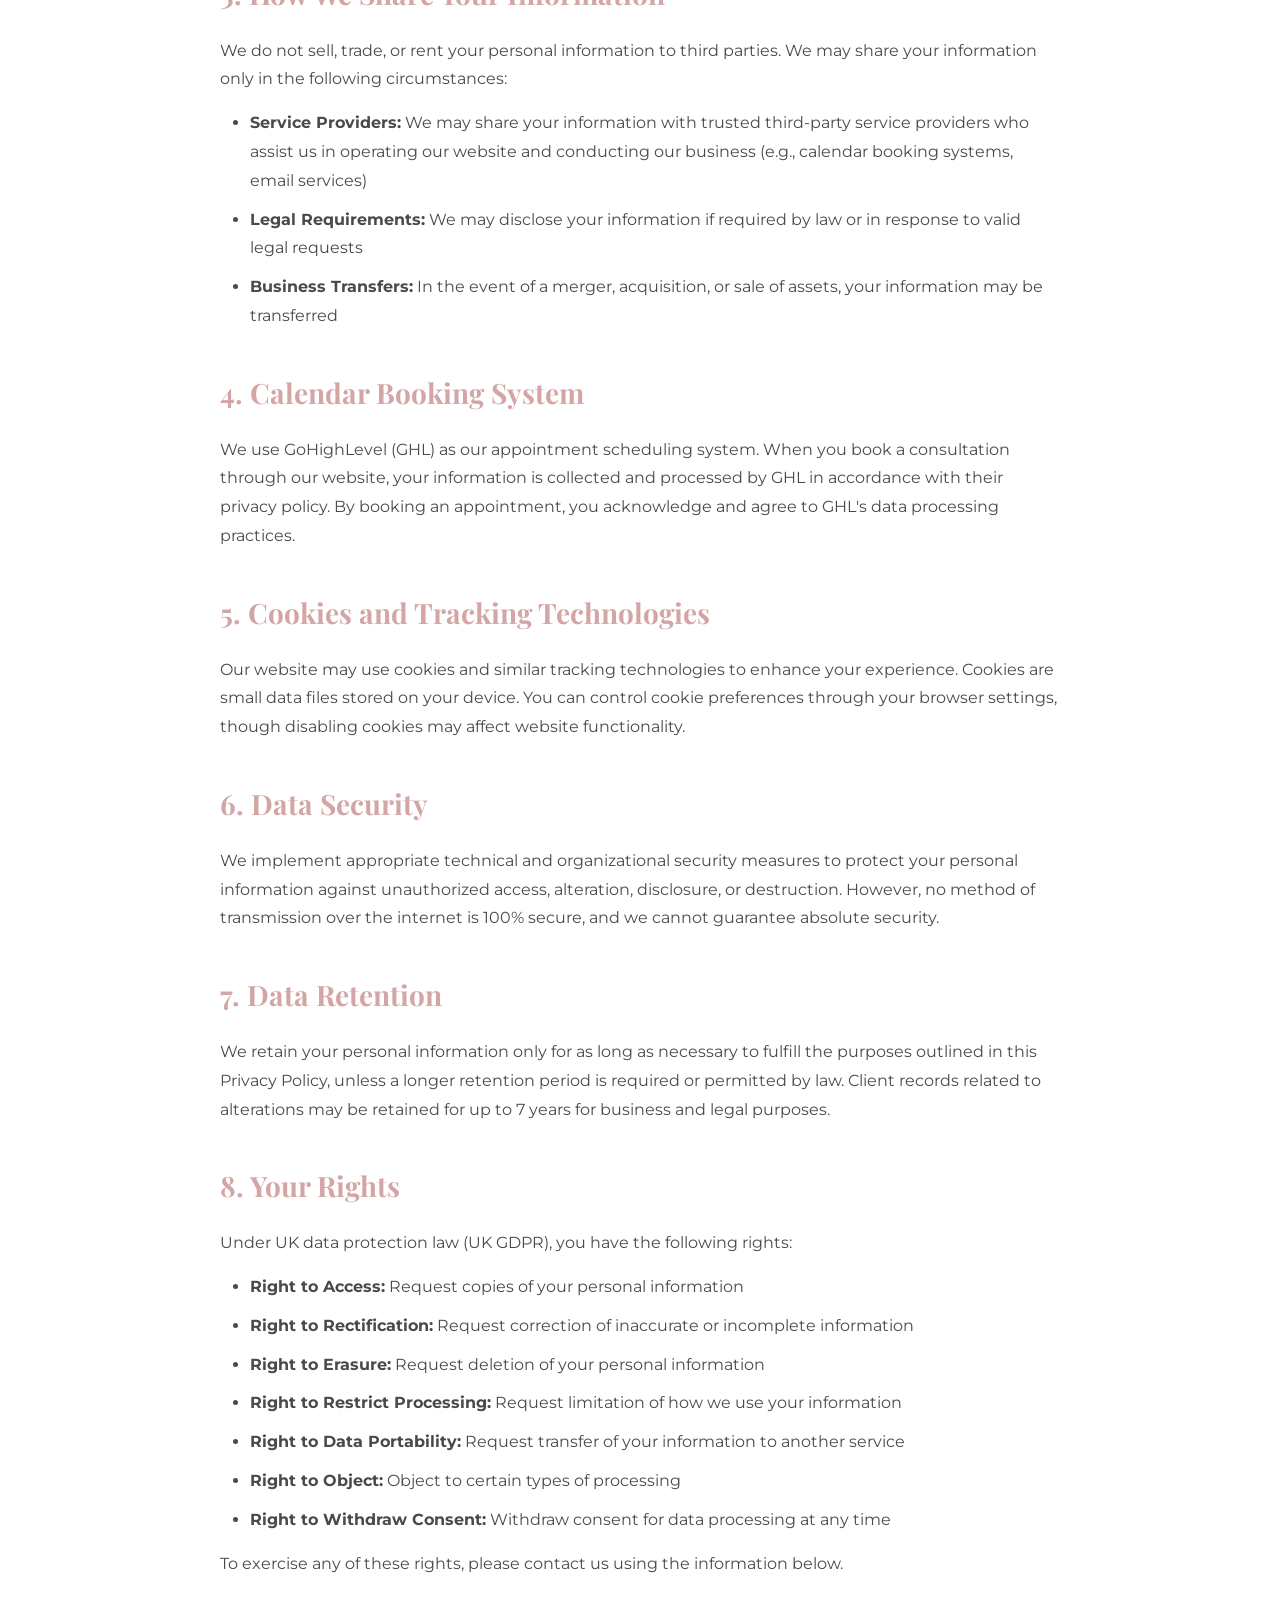
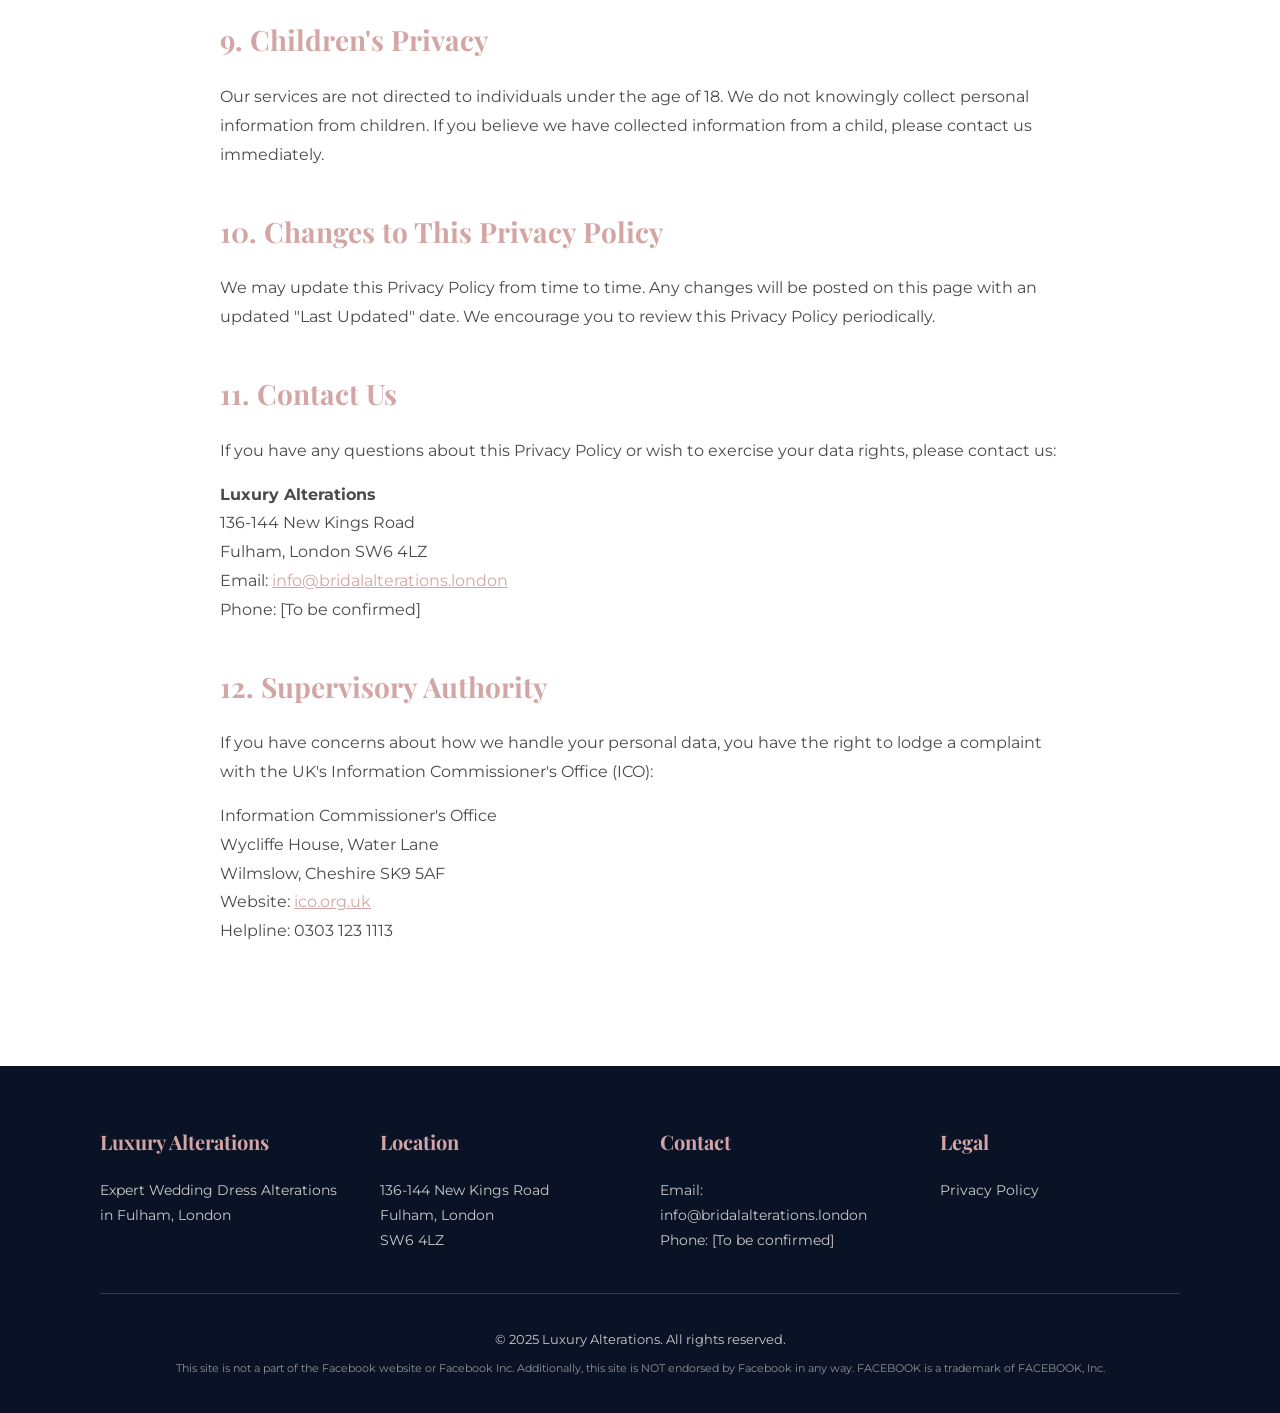
<file: privacy.html>
<!DOCTYPE html>
<html lang="en">
<head>
    <meta charset="UTF-8">
    <meta name="viewport" content="width=device-width, initial-scale=1.0">
    <meta name="description" content="Privacy Policy for Luxury Alterations - Wedding Dress Alterations in Fulham, London">
    <meta name="robots" content="noindex, follow">
    <title>Privacy Policy | Luxury Alterations</title>

    <!-- Fonts -->
    <link rel="preconnect" href="https://fonts.googleapis.com">
    <link rel="preconnect" href="https://fonts.gstatic.com" crossorigin>
    <link href="https://fonts.googleapis.com/css2?family=Montserrat:wght@300;400;500;600;700&family=Playfair+Display:wght@400;500;600;700&display=swap" rel="stylesheet">

    <link rel="stylesheet" href="styles.css">

    <style>
        .privacy-container {
            max-width: 900px;
            margin: 0 auto;
            padding: 80px 30px;
            background: white;
        }

        .privacy-header {
            margin-bottom: 40px;
            padding-bottom: 30px;
            border-bottom: 2px solid var(--light-mauve);
        }

        .privacy-header h1 {
            font-family: var(--font-serif);
            font-size: 42px;
            color: var(--dusty-rose);
            margin-bottom: 15px;
        }

        .privacy-updated {
            color: #666;
            font-size: 14px;
        }

        .privacy-section {
            margin-bottom: 40px;
        }

        .privacy-section h2 {
            font-family: var(--font-serif);
            font-size: 28px;
            color: var(--dusty-rose);
            margin-bottom: 20px;
            margin-top: 30px;
        }

        .privacy-section h3 {
            font-size: 20px;
            color: var(--soft-charcoal);
            margin-bottom: 15px;
            margin-top: 25px;
        }

        .privacy-section p {
            line-height: 1.8;
            color: var(--soft-charcoal);
            margin-bottom: 15px;
        }

        .privacy-section ul {
            margin: 15px 0;
            padding-left: 30px;
        }

        .privacy-section li {
            margin-bottom: 10px;
            line-height: 1.8;
        }

        .back-link {
            display: inline-block;
            color: var(--dusty-rose);
            text-decoration: none;
            margin-bottom: 30px;
            font-weight: 500;
        }

        .back-link:hover {
            text-decoration: underline;
        }

        @media (max-width: 768px) {
            .privacy-container {
                padding: 60px 20px;
            }

            .privacy-header h1 {
                font-size: 32px;
            }

            .privacy-section h2 {
                font-size: 24px;
            }
        }
    </style>
</head>
<body>
    <div class="privacy-container">
        <a href="index.html" class="back-link">← Back to Home</a>

        <div class="privacy-header">
            <h1>Privacy Policy</h1>
            <p class="privacy-updated">Last Updated: January 2025</p>
        </div>

        <div class="privacy-section">
            <p>At Luxury Alterations ("we", "us", or "our"), we are committed to protecting your privacy. This Privacy Policy explains how we collect, use, disclose, and safeguard your information when you visit our website <strong>bridalalterations.london</strong> and use our services.</p>
        </div>

        <div class="privacy-section">
            <h2>1. Information We Collect</h2>

            <h3>Personal Information</h3>
            <p>When you book a consultation or contact us, we may collect the following personal information:</p>
            <ul>
                <li>Full name</li>
                <li>Email address</li>
                <li>Phone number</li>
                <li>Postcode</li>
                <li>Wedding dress details (designer, alterations needed, timeline)</li>
                <li>Any additional information you provide about your requirements</li>
            </ul>

            <h3>Automatically Collected Information</h3>
            <p>When you visit our website, we may automatically collect certain information, including:</p>
            <ul>
                <li>IP address</li>
                <li>Browser type and version</li>
                <li>Device information</li>
                <li>Pages visited and time spent on pages</li>
                <li>Referring website addresses</li>
            </ul>
        </div>

        <div class="privacy-section">
            <h2>2. How We Use Your Information</h2>
            <p>We use the information we collect for the following purposes:</p>
            <ul>
                <li>To schedule and manage your consultation appointments</li>
                <li>To communicate with you about your wedding dress alterations</li>
                <li>To provide quotes and service information</li>
                <li>To send appointment reminders and updates</li>
                <li>To improve our website and services</li>
                <li>To respond to your inquiries and provide customer support</li>
                <li>To comply with legal obligations</li>
            </ul>
        </div>

        <div class="privacy-section">
            <h2>3. How We Share Your Information</h2>
            <p>We do not sell, trade, or rent your personal information to third parties. We may share your information only in the following circumstances:</p>
            <ul>
                <li><strong>Service Providers:</strong> We may share your information with trusted third-party service providers who assist us in operating our website and conducting our business (e.g., calendar booking systems, email services)</li>
                <li><strong>Legal Requirements:</strong> We may disclose your information if required by law or in response to valid legal requests</li>
                <li><strong>Business Transfers:</strong> In the event of a merger, acquisition, or sale of assets, your information may be transferred</li>
            </ul>
        </div>

        <div class="privacy-section">
            <h2>4. Calendar Booking System</h2>
            <p>We use GoHighLevel (GHL) as our appointment scheduling system. When you book a consultation through our website, your information is collected and processed by GHL in accordance with their privacy policy. By booking an appointment, you acknowledge and agree to GHL's data processing practices.</p>
        </div>

        <div class="privacy-section">
            <h2>5. Cookies and Tracking Technologies</h2>
            <p>Our website may use cookies and similar tracking technologies to enhance your experience. Cookies are small data files stored on your device. You can control cookie preferences through your browser settings, though disabling cookies may affect website functionality.</p>
        </div>

        <div class="privacy-section">
            <h2>6. Data Security</h2>
            <p>We implement appropriate technical and organizational security measures to protect your personal information against unauthorized access, alteration, disclosure, or destruction. However, no method of transmission over the internet is 100% secure, and we cannot guarantee absolute security.</p>
        </div>

        <div class="privacy-section">
            <h2>7. Data Retention</h2>
            <p>We retain your personal information only for as long as necessary to fulfill the purposes outlined in this Privacy Policy, unless a longer retention period is required or permitted by law. Client records related to alterations may be retained for up to 7 years for business and legal purposes.</p>
        </div>

        <div class="privacy-section">
            <h2>8. Your Rights</h2>
            <p>Under UK data protection law (UK GDPR), you have the following rights:</p>
            <ul>
                <li><strong>Right to Access:</strong> Request copies of your personal information</li>
                <li><strong>Right to Rectification:</strong> Request correction of inaccurate or incomplete information</li>
                <li><strong>Right to Erasure:</strong> Request deletion of your personal information</li>
                <li><strong>Right to Restrict Processing:</strong> Request limitation of how we use your information</li>
                <li><strong>Right to Data Portability:</strong> Request transfer of your information to another service</li>
                <li><strong>Right to Object:</strong> Object to certain types of processing</li>
                <li><strong>Right to Withdraw Consent:</strong> Withdraw consent for data processing at any time</li>
            </ul>
            <p>To exercise any of these rights, please contact us using the information below.</p>
        </div>

        <div class="privacy-section">
            <h2>9. Children's Privacy</h2>
            <p>Our services are not directed to individuals under the age of 18. We do not knowingly collect personal information from children. If you believe we have collected information from a child, please contact us immediately.</p>
        </div>

        <div class="privacy-section">
            <h2>10. Changes to This Privacy Policy</h2>
            <p>We may update this Privacy Policy from time to time. Any changes will be posted on this page with an updated "Last Updated" date. We encourage you to review this Privacy Policy periodically.</p>
        </div>

        <div class="privacy-section">
            <h2>11. Contact Us</h2>
            <p>If you have any questions about this Privacy Policy or wish to exercise your data rights, please contact us:</p>
            <p>
                <strong>Luxury Alterations</strong><br>
                136-144 New Kings Road<br>
                Fulham, London SW6 4LZ<br>
                Email: <a href="mailto:info@bridalalterations.london" style="color: var(--dusty-rose);">info@bridalalterations.london</a><br>
                Phone: [To be confirmed]
            </p>
        </div>

        <div class="privacy-section">
            <h2>12. Supervisory Authority</h2>
            <p>If you have concerns about how we handle your personal data, you have the right to lodge a complaint with the UK's Information Commissioner's Office (ICO):</p>
            <p>
                Information Commissioner's Office<br>
                Wycliffe House, Water Lane<br>
                Wilmslow, Cheshire SK9 5AF<br>
                Website: <a href="https://ico.org.uk" target="_blank" style="color: var(--dusty-rose);">ico.org.uk</a><br>
                Helpline: 0303 123 1113
            </p>
        </div>
    </div>

    <!-- Footer -->
    <footer class="footer">
        <div class="container">
            <div class="footer-content">
                <div class="footer-section">
                    <h4>Luxury Alterations</h4>
                    <p>Expert Wedding Dress Alterations<br>in Fulham, London</p>
                </div>
                <div class="footer-section">
                    <h4>Location</h4>
                    <p>136-144 New Kings Road<br>Fulham, London<br>SW6 4LZ</p>
                </div>
                <div class="footer-section">
                    <h4>Contact</h4>
                    <p>Email: info@bridalalterations.london<br>Phone: [To be confirmed]</p>
                </div>
                <div class="footer-section">
                    <h4>Legal</h4>
                    <p><a href="privacy.html" style="color: rgba(250, 247, 242, 0.8); text-decoration: none;">Privacy Policy</a></p>
                </div>
            </div>
            <div class="footer-bottom">
                <p style="margin-bottom: 10px;">&copy; 2025 Luxury Alterations. All rights reserved.</p>
                <p style="font-size: 11px; opacity: 0.7; line-height: 1.6;">
                    This site is not a part of the Facebook website or Facebook Inc. Additionally, this site is NOT endorsed by Facebook in any way. FACEBOOK is a trademark of FACEBOOK, Inc.
                </p>
            </div>
        </div>
    </footer>
</body>
</html>
</file>
<file: styles.css>
/* ====================================
   BELLA BRIDES ALTERATIONS - STYLES
   ==================================== */

/* Reset & Base */
* {
    margin: 0;
    padding: 0;
    box-sizing: border-box;
}

:root {
    /* Brand Colors - Soft Romantic Wedding Theme */
    --dusty-rose: #D4A5A5;
    --sage-green: #A8B5A0;
    --warm-cream: #FAF6F0;
    --soft-charcoal: #4A4A4A;
    --pearl-white: #FEFDFB;
    --light-mauve: #E8D5DB;

    /* Typography */
    --font-serif: 'Playfair Display', Georgia, serif;
    --font-sans: 'Montserrat', -apple-system, BlinkMacSystemFont, sans-serif;

    /* Spacing */
    --section-padding: 100px 60px;
    --container-max: 1200px;
}

html {
    scroll-behavior: smooth;
    overflow-x: hidden;
}

body {
    font-family: var(--font-sans);
    color: var(--soft-charcoal);
    line-height: 1.6;
    overflow-x: hidden;
    margin: 0;
    padding: 0;
    min-height: 100vh;
}

.container {
    max-width: var(--container-max);
    margin: 0 auto;
    padding: 0 60px;
}

/* ====================================
   HERO SECTION
   ==================================== */

.hero {
    height: 100vh;
    min-height: 700px;
    background:
        linear-gradient(135deg, rgba(212, 165, 165, 0.75) 0%, rgba(168, 181, 160, 0.75) 100%),
        url('Public/Images/hero.jpg');
    background-size: cover;
    background-position: center;
    background-attachment: fixed;
    position: relative;
    display: flex;
    align-items: center;
    justify-content: center;
    text-align: center;
    color: white;
    overflow: hidden;
}

.hero::before {
    content: '';
    position: absolute;
    top: 0;
    left: 0;
    right: 0;
    bottom: 0;
    background:
        radial-gradient(circle at 20% 50%, rgba(232, 213, 219, 0.15) 0%, transparent 50%),
        radial-gradient(circle at 80% 80%, rgba(212, 165, 165, 0.1) 0%, transparent 50%);
    pointer-events: none;
}

.hero-overlay {
    position: absolute;
    top: 0;
    left: 0;
    right: 0;
    bottom: 0;
    background: linear-gradient(180deg, rgba(212, 165, 165, 0.3) 0%, rgba(168, 181, 160, 0.4) 100%);
    backdrop-filter: blur(2px);
}

.hero-content {
    position: relative;
    z-index: 2;
    max-width: 900px;
    padding: 0 30px;
    animation: fadeInUp 1s ease-out;
}

.hero-badge {
    display: inline-block;
    background: rgba(255, 255, 255, 0.25);
    color: white;
    padding: 8px 20px;
    border-radius: 50px;
    font-size: 14px;
    font-weight: 500;
    letter-spacing: 1px;
    margin-bottom: 30px;
    border: 2px solid rgba(255, 255, 255, 0.8);
    text-shadow: 0 1px 3px rgba(0, 0, 0, 0.3);
}

.hero-title {
    font-family: var(--font-serif);
    font-size: 64px;
    font-weight: 400;
    line-height: 1.2;
    margin-bottom: 25px;
    color: var(--pearl-white);
    text-shadow: 0 2px 20px rgba(0, 0, 0, 0.3);
}

.hero-subtitle {
    font-size: 20px;
    line-height: 1.7;
    margin-bottom: 40px;
    color: rgba(250, 247, 242, 0.9);
    font-weight: 300;
}

.hero-trust {
    margin-top: 30px;
    font-size: 14px;
    color: var(--light-mauve);
    display: flex;
    align-items: center;
    justify-content: center;
    gap: 15px;
}

.scroll-indicator {
    position: absolute;
    bottom: 40px;
    left: 50%;
    transform: translateX(-50%);
    animation: bounce 2s infinite;
}

.scroll-arrow {
    width: 30px;
    height: 30px;
    border-left: 2px solid var(--light-mauve);
    border-bottom: 2px solid var(--light-mauve);
    transform: rotate(-45deg);
}

@keyframes fadeInUp {
    from {
        opacity: 0;
        transform: translateY(30px);
    }
    to {
        opacity: 1;
        transform: translateY(0);
    }
}

@keyframes bounce {
    0%, 20%, 50%, 80%, 100% {
        transform: translateX(-50%) translateY(0);
    }
    40% {
        transform: translateX(-50%) translateY(-10px);
    }
    60% {
        transform: translateX(-50%) translateY(-5px);
    }
}

/* ====================================
   BUTTONS
   ==================================== */

.cta-button {
    font-family: var(--font-sans);
    font-size: 16px;
    font-weight: 600;
    padding: 16px 40px;
    border: none;
    border-radius: 4px;
    cursor: pointer;
    transition: all 0.3s ease;
    text-transform: uppercase;
    letter-spacing: 0.5px;
    display: inline-block;
}

.cta-button.primary {
    background: var(--dusty-rose);
    color: white;
    box-shadow: 0 6px 20px rgba(0, 0, 0, 0.25);
    position: relative;
    z-index: 3;
}

.cta-button.primary:hover {
    background: #C19595;
    transform: translateY(-2px);
    box-shadow: 0 12px 30px rgba(0, 0, 0, 0.35);
}

.cta-button.secondary {
    background: transparent;
    color: var(--dusty-rose);
    border: 2px solid var(--dusty-rose);
}

.cta-button.secondary:hover {
    background: var(--dusty-rose);
    color: white;
}

.cta-button.large {
    padding: 20px 50px;
    font-size: 18px;
    width: 100%;
}

/* ====================================
   TRUST BAR
   ==================================== */

.trust-bar {
    background: var(--warm-cream);
    padding: 30px 0;
    border-bottom: 2px solid var(--light-mauve);
}

.trust-items {
    display: flex;
    justify-content: space-around;
    align-items: center;
    flex-wrap: wrap;
    gap: 30px;
}

.trust-item {
    text-align: center;
    display: flex;
    flex-direction: column;
    gap: 5px;
}

.trust-item strong {
    font-size: 24px;
    color: var(--dusty-rose);
    font-weight: 600;
}

.trust-item span {
    font-size: 14px;
    color: var(--soft-charcoal);
}

/* ====================================
   SECTIONS
   ==================================== */

.section-white {
    background: white;
    padding: var(--section-padding);
}

.section-ivory {
    background: var(--warm-cream);
    padding: var(--section-padding);
}

.section-dark {
    background: var(--sage-green);
    padding: var(--section-padding);
    color: white;
}

.section-header {
    text-align: center;
    margin-bottom: 60px;
}

.section-header h2 {
    font-family: var(--font-serif);
    font-size: 48px;
    color: var(--dusty-rose);
    margin-bottom: 15px;
    font-weight: 400;
}

.section-header p {
    font-size: 18px;
    color: var(--soft-charcoal);
    max-width: 700px;
    margin: 0 auto;
}

.section-header.light h2 {
    color: var(--pearl-white);
}

.section-header.light p {
    color: rgba(250, 247, 242, 0.8);
}

/* ====================================
   VALUE PROPOSITIONS
   ==================================== */

.three-columns {
    display: grid;
    grid-template-columns: repeat(3, 1fr);
    gap: 40px;
}

.value-card {
    text-align: center;
    padding: 40px 30px;
    background: white;
    border-radius: 8px;
    border: 1px solid #eee;
    transition: all 0.3s ease;
}

.value-card:hover {
    transform: translateY(-5px);
    box-shadow: 0 15px 40px rgba(0, 0, 0, 0.1);
    border-color: var(--dusty-rose);
}

.value-icon {
    font-size: 48px;
    margin-bottom: 20px;
}

.value-card h3 {
    font-family: var(--font-serif);
    font-size: 24px;
    color: var(--dusty-rose);
    margin-bottom: 15px;
}

.value-card p {
    font-size: 16px;
    line-height: 1.7;
    color: var(--soft-charcoal);
}

/* ====================================
   PACKAGES
   ==================================== */

.packages-grid {
    display: grid;
    grid-template-columns: repeat(3, 1fr);
    gap: 30px;
    margin-bottom: 40px;
}

.package-card {
    background: white;
    border: 2px solid var(--champagne-gold);
    border-radius: 12px;
    padding: 40px 30px;
    text-align: center;
    position: relative;
    transition: all 0.3s ease;
}

.package-card:hover {
    transform: translateY(-5px);
    box-shadow: 0 20px 50px rgba(0, 0, 0, 0.15);
}

.package-card.featured {
    border: 3px solid var(--savile-navy);
    transform: scale(1.05);
    box-shadow: 0 20px 50px rgba(0, 0, 0, 0.2);
}

.package-card.featured:hover {
    transform: scale(1.05) translateY(-5px);
}

.package-badge {
    position: absolute;
    top: -15px;
    left: 50%;
    transform: translateX(-50%);
    background: var(--dusty-rose);
    color: var(--dusty-rose);
    padding: 8px 20px;
    border-radius: 50px;
    font-size: 12px;
    font-weight: 700;
    letter-spacing: 1px;
    text-transform: uppercase;
}

.package-header h3 {
    font-family: var(--font-serif);
    font-size: 28px;
    color: var(--dusty-rose);
    margin-bottom: 10px;
}

.package-price {
    font-size: 56px;
    font-weight: 700;
    color: var(--dusty-rose);
    margin-bottom: 30px;
    font-family: var(--font-serif);
}

.package-features {
    list-style: none;
    text-align: left;
    margin-bottom: 30px;
}

.package-features li {
    padding: 12px 0;
    border-bottom: 1px solid #eee;
    color: var(--soft-charcoal);
    font-size: 15px;
}

.package-features li:last-child {
    border-bottom: none;
}

.package-note {
    text-align: center;
    padding: 30px;
    background: white;
    border-radius: 8px;
    border-left: 4px solid var(--champagne-gold);
    font-size: 16px;
    line-height: 1.8;
}

/* ====================================
   PROCESS
   ==================================== */

.process-grid {
    display: grid;
    grid-template-columns: repeat(4, 1fr);
    gap: 40px;
}

.process-step {
    text-align: center;
}

.process-number {
    width: 80px;
    height: 80px;
    background: var(--dusty-rose);
    color: var(--dusty-rose);
    border-radius: 50%;
    display: flex;
    align-items: center;
    justify-content: center;
    font-size: 36px;
    font-weight: 700;
    margin: 0 auto 20px;
    font-family: var(--font-serif);
}

.process-step h4 {
    font-family: var(--font-serif);
    font-size: 22px;
    color: var(--dusty-rose);
    margin-bottom: 15px;
}

.process-step p {
    font-size: 15px;
    line-height: 1.7;
    color: var(--soft-charcoal);
}

/* ====================================
   GALLERY
   ==================================== */

.gallery-grid {
    display: grid;
    grid-template-columns: repeat(3, 1fr);
    gap: 20px;
}

.gallery-item {
    aspect-ratio: 4/5;
    border-radius: 8px;
    overflow: hidden;
    cursor: pointer;
    transition: transform 0.3s ease;
    box-shadow: 0 10px 30px rgba(0, 0, 0, 0.3);
}

.gallery-item:hover {
    transform: scale(1.05);
    box-shadow: 0 15px 40px rgba(0, 0, 0, 0.5);
}

.gallery-item img {
    width: 100%;
    height: 100%;
    object-fit: cover;
    display: block;
}

.gallery-placeholder {
    width: 100%;
    height: 100%;
    background: var(--soft-blush);
    display: flex;
    align-items: center;
    justify-content: center;
    color: var(--dusty-rose);
    font-size: 16px;
    font-weight: 600;
    text-align: center;
}

/* ====================================
   TESTIMONIALS
   ==================================== */

.testimonials-grid {
    display: grid;
    grid-template-columns: repeat(3, 1fr);
    gap: 30px;
}

.testimonial-card {
    background: white;
    padding: 35px;
    border-left: 4px solid var(--champagne-gold);
    border-radius: 8px;
    box-shadow: 0 5px 20px rgba(0, 0, 0, 0.05);
    transition: all 0.3s ease;
}

.testimonial-card:hover {
    transform: translateY(-5px);
    box-shadow: 0 15px 40px rgba(0, 0, 0, 0.1);
}

.testimonial-stars {
    color: var(--dusty-rose);
    font-size: 18px;
    margin-bottom: 15px;
}

.testimonial-card blockquote {
    font-style: italic;
    font-size: 17px;
    line-height: 1.8;
    color: var(--soft-charcoal);
    margin-bottom: 20px;
}

.testimonial-author {
    display: flex;
    flex-direction: column;
    gap: 3px;
}

.testimonial-author strong {
    color: var(--dusty-rose);
    font-weight: 600;
}

.testimonial-author span {
    font-size: 14px;
    color: #666;
}

/* ====================================
   FAQ
   ==================================== */

.faq-container {
    max-width: 900px;
    margin: 0 auto;
}

.faq-item {
    background: var(--bridal-ivory);
    margin-bottom: 15px;
    border-radius: 8px;
    overflow: hidden;
    border-left: 4px solid var(--champagne-gold);
}

.faq-item summary {
    padding: 25px;
    font-weight: 600;
    font-size: 17px;
    color: var(--dusty-rose);
    cursor: pointer;
    user-select: none;
    transition: background 0.3s ease;
}

.faq-item summary:hover {
    background: rgba(212, 165, 116, 0.1);
}

.faq-item p {
    padding: 0 25px 25px 25px;
    color: var(--soft-charcoal);
    line-height: 1.8;
    font-size: 15px;
}

/* ====================================
   BOOKING FORM
   ==================================== */

.section-form {
    background: var(--dusty-rose);
    padding: var(--section-padding);
    color: white;
}

.form-container {
    max-width: 700px;
    margin: 0 auto;
}

.booking-form {
    background: white;
    padding: 50px;
    border-radius: 12px;
    box-shadow: 0 20px 60px rgba(0, 0, 0, 0.3);
}

.form-row {
    display: grid;
    grid-template-columns: 1fr 1fr;
    gap: 20px;
    margin-bottom: 20px;
}

.form-group {
    margin-bottom: 20px;
}

.form-group label {
    display: block;
    color: var(--dusty-rose);
    font-weight: 600;
    margin-bottom: 8px;
    font-size: 14px;
}

.form-group input,
.form-group select,
.form-group textarea {
    width: 100%;
    padding: 14px;
    border: 2px solid #ddd;
    border-radius: 6px;
    font-size: 15px;
    font-family: var(--font-sans);
    transition: border-color 0.3s ease;
}

.form-group input[type="date"] {
    cursor: pointer;
    position: relative;
    padding-right: 40px;
}

.form-group input[type="date"]::-webkit-calendar-picker-indicator {
    cursor: pointer;
    position: absolute;
    right: 14px;
    width: 20px;
    height: 20px;
    opacity: 0.7;
}

.form-group input[type="date"]:hover::-webkit-calendar-picker-indicator {
    opacity: 1;
}

.form-group input:focus,
.form-group select:focus,
.form-group textarea:focus {
    outline: none;
    border-color: var(--dusty-rose);
}

.form-group textarea {
    resize: vertical;
}

.form-consent {
    margin: 25px 0;
}

.form-consent label {
    display: flex;
    align-items: flex-start;
    gap: 10px;
    font-size: 14px;
    color: var(--soft-charcoal);
    cursor: pointer;
}

.form-consent input[type="checkbox"] {
    margin-top: 3px;
    cursor: pointer;
}

.form-disclaimer {
    text-align: center;
    font-size: 13px;
    color: #666;
    margin-top: 20px;
    line-height: 1.6;
}

/* Centered Input for Step 1 */
.centered-input {
    max-width: 500px;
    margin: 0 auto 30px auto;
}

.centered-input input {
    text-align: center;
    font-size: 18px;
    padding: 18px 20px;
}

.centered-input label {
    text-align: center;
    display: block;
    font-size: 16px;
}

/* Calendar Embed Container */
.calendar-embed-container {
    margin: 20px 0;
    min-height: 400px;
}

.calendar-placeholder {
    display: flex;
    align-items: center;
    justify-content: center;
    min-height: 400px;
}

/* ====================================
   MULTI-STEP FORM
   ==================================== */

.progress-indicator {
    display: flex;
    align-items: center;
    justify-content: center;
    margin-bottom: 50px;
    padding: 0 20px;
}

.progress-step {
    display: flex;
    flex-direction: column;
    align-items: center;
    position: relative;
    opacity: 0.4;
    transition: opacity 0.3s ease;
}

.progress-step.active {
    opacity: 1;
}

.progress-step.completed {
    opacity: 0.8;
}

.progress-circle {
    width: 50px;
    height: 50px;
    border-radius: 50%;
    background: white;
    border: 3px solid var(--dusty-rose);
    display: flex;
    align-items: center;
    justify-content: center;
    font-weight: 600;
    font-size: 18px;
    color: var(--dusty-rose);
    margin-bottom: 10px;
    transition: all 0.3s ease;
}

.progress-step.active .progress-circle {
    background: var(--dusty-rose);
    color: white;
    transform: scale(1.1);
}

.progress-step.completed .progress-circle {
    background: var(--sage-green);
    border-color: var(--sage-green);
    color: white;
}

.progress-step.completed .progress-circle::after {
    content: '✓';
    position: absolute;
}

.progress-label {
    font-size: 13px;
    font-weight: 500;
    color: white;
    text-align: center;
}

.progress-line {
    width: 80px;
    height: 3px;
    background: rgba(255, 255, 255, 0.3);
    margin: 0 10px;
    margin-bottom: 35px;
    transition: background 0.3s ease;
}

.progress-step.completed + .progress-line {
    background: var(--sage-green);
}

.multi-step-form {
    position: relative;
    min-height: 400px;
}

.form-step {
    display: none;
    opacity: 0;
    transform: translateX(30px);
    transition: opacity 0.4s ease, transform 0.4s ease;
}

.form-step.active {
    display: block;
    opacity: 1;
    transform: translateX(0);
    animation: slideIn 0.4s ease;
}

.form-step.exiting {
    animation: slideOut 0.3s ease;
}

@keyframes slideIn {
    from {
        opacity: 0;
        transform: translateX(30px);
    }
    to {
        opacity: 1;
        transform: translateX(0);
    }
}

@keyframes slideOut {
    from {
        opacity: 1;
        transform: translateX(0);
    }
    to {
        opacity: 0;
        transform: translateX(-30px);
    }
}

.step-title {
    font-family: var(--font-serif);
    font-size: 28px;
    color: var(--dusty-rose);
    margin-bottom: 30px;
    text-align: center;
}

.step-buttons {
    display: flex;
    gap: 15px;
    margin-top: 30px;
}

.step-buttons .cta-button {
    flex: 1;
}

/* Timeline Buttons */
.timeline-buttons {
    display: grid;
    grid-template-columns: repeat(5, 1fr);
    gap: 12px;
    margin-top: 10px;
}

.timeline-card {
    position: relative;
    cursor: pointer;
}

.timeline-card input[type="radio"] {
    position: absolute;
    opacity: 0;
    cursor: pointer;
}

.timeline-content {
    display: flex;
    flex-direction: column;
    align-items: center;
    justify-content: center;
    padding: 18px 10px;
    background: white;
    border: 2px solid #ddd;
    border-radius: 8px;
    transition: all 0.3s ease;
    text-align: center;
    min-height: 85px;
}

.timeline-card:hover .timeline-content {
    border-color: var(--dusty-rose);
    transform: translateY(-2px);
    box-shadow: 0 5px 15px rgba(0, 0, 0, 0.1);
}

.timeline-card input[type="radio"]:checked + .timeline-content {
    background: var(--dusty-rose);
    border-color: var(--dusty-rose);
    color: white;
    transform: translateY(-2px);
    box-shadow: 0 5px 15px rgba(212, 165, 165, 0.3);
}

.timeline-period {
    font-size: 15px;
    font-weight: 600;
    display: block;
    margin-bottom: 6px;
}

.timeline-label {
    font-size: 12px;
    font-weight: 500;
    opacity: 0.8;
    display: block;
}

@media (max-width: 768px) {
    .timeline-buttons {
        grid-template-columns: repeat(3, 1fr);
    }
}

@media (max-width: 480px) {
    .timeline-buttons {
        grid-template-columns: repeat(2, 1fr);
    }
}

/* Alteration Checkboxes */
.alteration-checkboxes {
    display: grid;
    grid-template-columns: repeat(3, 1fr);
    gap: 15px;
    margin-top: 10px;
}

.checkbox-card {
    position: relative;
    cursor: pointer;
}

.checkbox-card input[type="checkbox"] {
    position: absolute;
    opacity: 0;
    cursor: pointer;
}

.checkbox-content {
    display: flex;
    flex-direction: column;
    align-items: center;
    justify-content: center;
    padding: 20px 10px;
    background: white;
    border: 2px solid #ddd;
    border-radius: 8px;
    transition: all 0.3s ease;
    text-align: center;
    min-height: 100px;
}

.checkbox-card:hover .checkbox-content {
    border-color: var(--dusty-rose);
    transform: translateY(-2px);
    box-shadow: 0 5px 15px rgba(0, 0, 0, 0.1);
}

.checkbox-card input[type="checkbox"]:checked + .checkbox-content {
    background: var(--dusty-rose);
    border-color: var(--dusty-rose);
    color: white;
}

.checkbox-icon {
    font-size: 32px;
    margin-bottom: 8px;
    display: block;
}

.checkbox-text {
    font-size: 14px;
    font-weight: 500;
}

@media (max-width: 768px) {
    .alteration-checkboxes {
        grid-template-columns: repeat(2, 1fr);
    }

    .progress-indicator {
        padding: 0 10px;
    }

    .progress-line {
        width: 40px;
    }

    .progress-label {
        font-size: 11px;
    }

    .step-buttons {
        flex-direction: column;
    }
}

@media (max-width: 480px) {
    .alteration-checkboxes {
        grid-template-columns: 1fr;
    }
}

/* ====================================
   FOOTER
   ==================================== */

.footer {
    background: #0a1226;
    color: rgba(250, 247, 242, 0.8);
    padding: 60px 0 30px;
    margin: 0;
}

.footer-content {
    display: grid;
    grid-template-columns: repeat(4, 1fr);
    gap: 40px;
    margin-bottom: 40px;
}

.footer-section h4 {
    font-family: var(--font-serif);
    color: var(--dusty-rose);
    margin-bottom: 20px;
    font-size: 20px;
}

.footer-section p {
    font-size: 14px;
    line-height: 1.8;
}

.footer-bottom {
    text-align: center;
    padding-top: 30px;
    border-top: 1px solid rgba(232, 213, 219, 0.2);
    font-size: 13px;
}

.footer-bottom p {
    margin: 5px 0;
}

/* ====================================
   RESPONSIVE
   ==================================== */

@media (max-width: 1024px) {
    .three-columns,
    .packages-grid,
    .testimonials-grid {
        grid-template-columns: 1fr;
        gap: 30px;
    }

    .package-card.featured {
        transform: scale(1);
    }

    .process-grid {
        grid-template-columns: repeat(2, 1fr);
    }

    .footer-content {
        grid-template-columns: repeat(2, 1fr);
    }
}

@media (max-width: 768px) {
    :root {
        --section-padding: 60px 30px;
    }

    .container {
        padding: 0 30px;
    }

    .hero {
        background-attachment: scroll;
    }

    .hero-title {
        font-size: 42px;
    }

    .hero-subtitle {
        font-size: 18px;
    }

    .section-header h2 {
        font-size: 36px;
    }

    .form-row {
        grid-template-columns: 1fr;
    }

    .booking-form {
        padding: 30px 20px;
    }

    .form-container {
        max-width: 100%;
        margin: 0;
    }

    .container {
        padding: 0 15px;
    }

    .section-form .container {
        padding: 0 10px;
    }

    .process-grid {
        grid-template-columns: 1fr;
    }

    .gallery-grid {
        grid-template-columns: repeat(2, 1fr);
    }

    .trust-items {
        grid-template-columns: repeat(2, 1fr);
    }

    .footer-content {
        grid-template-columns: 1fr;
    }
}

@media (max-width: 480px) {
    .hero-title {
        font-size: 32px;
    }

    .package-price {
        font-size: 42px;
    }

    .gallery-grid {
        grid-template-columns: 1fr;
    }

    .booking-form {
        padding: 20px 15px;
        border-radius: 8px;
    }

    .section-form .container {
        padding: 0 5px;
    }

    .calendar-embed-container {
        margin: 10px -15px;
        width: calc(100% + 30px);
    }
}
</file>
